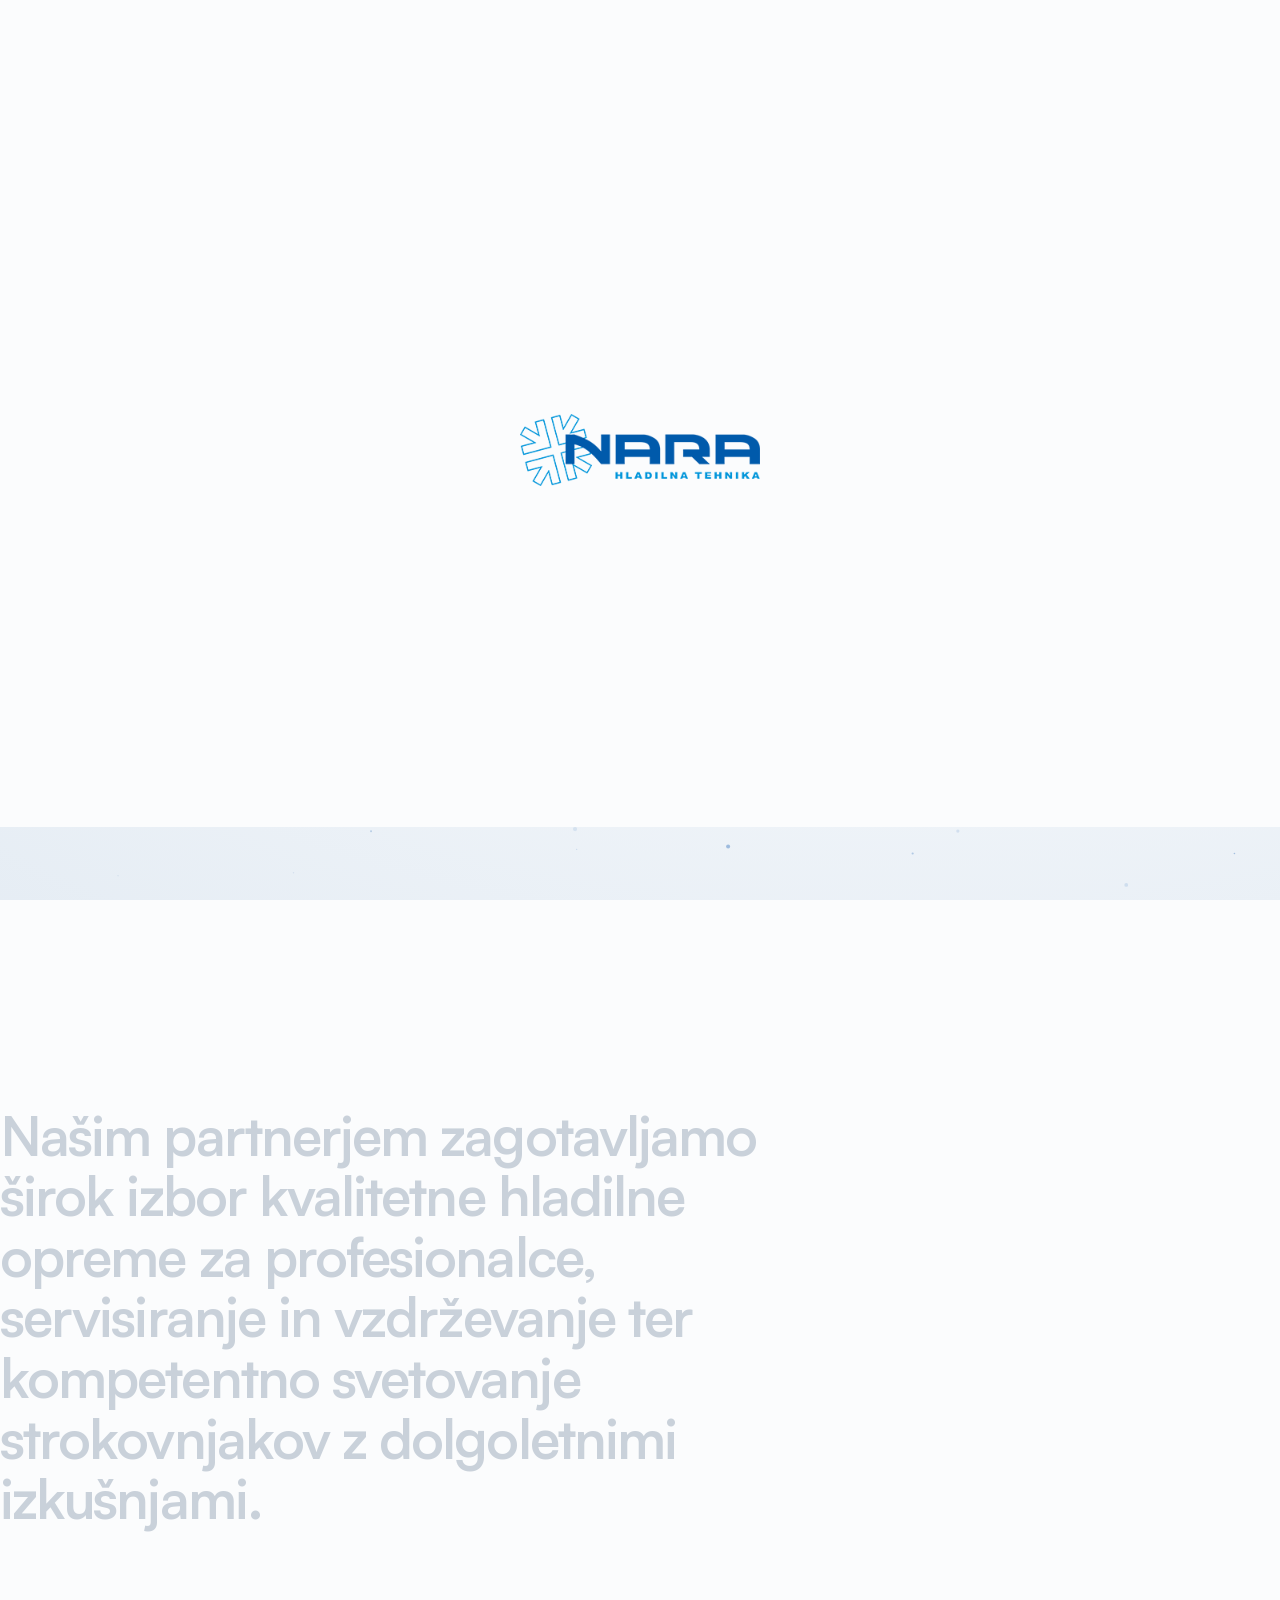
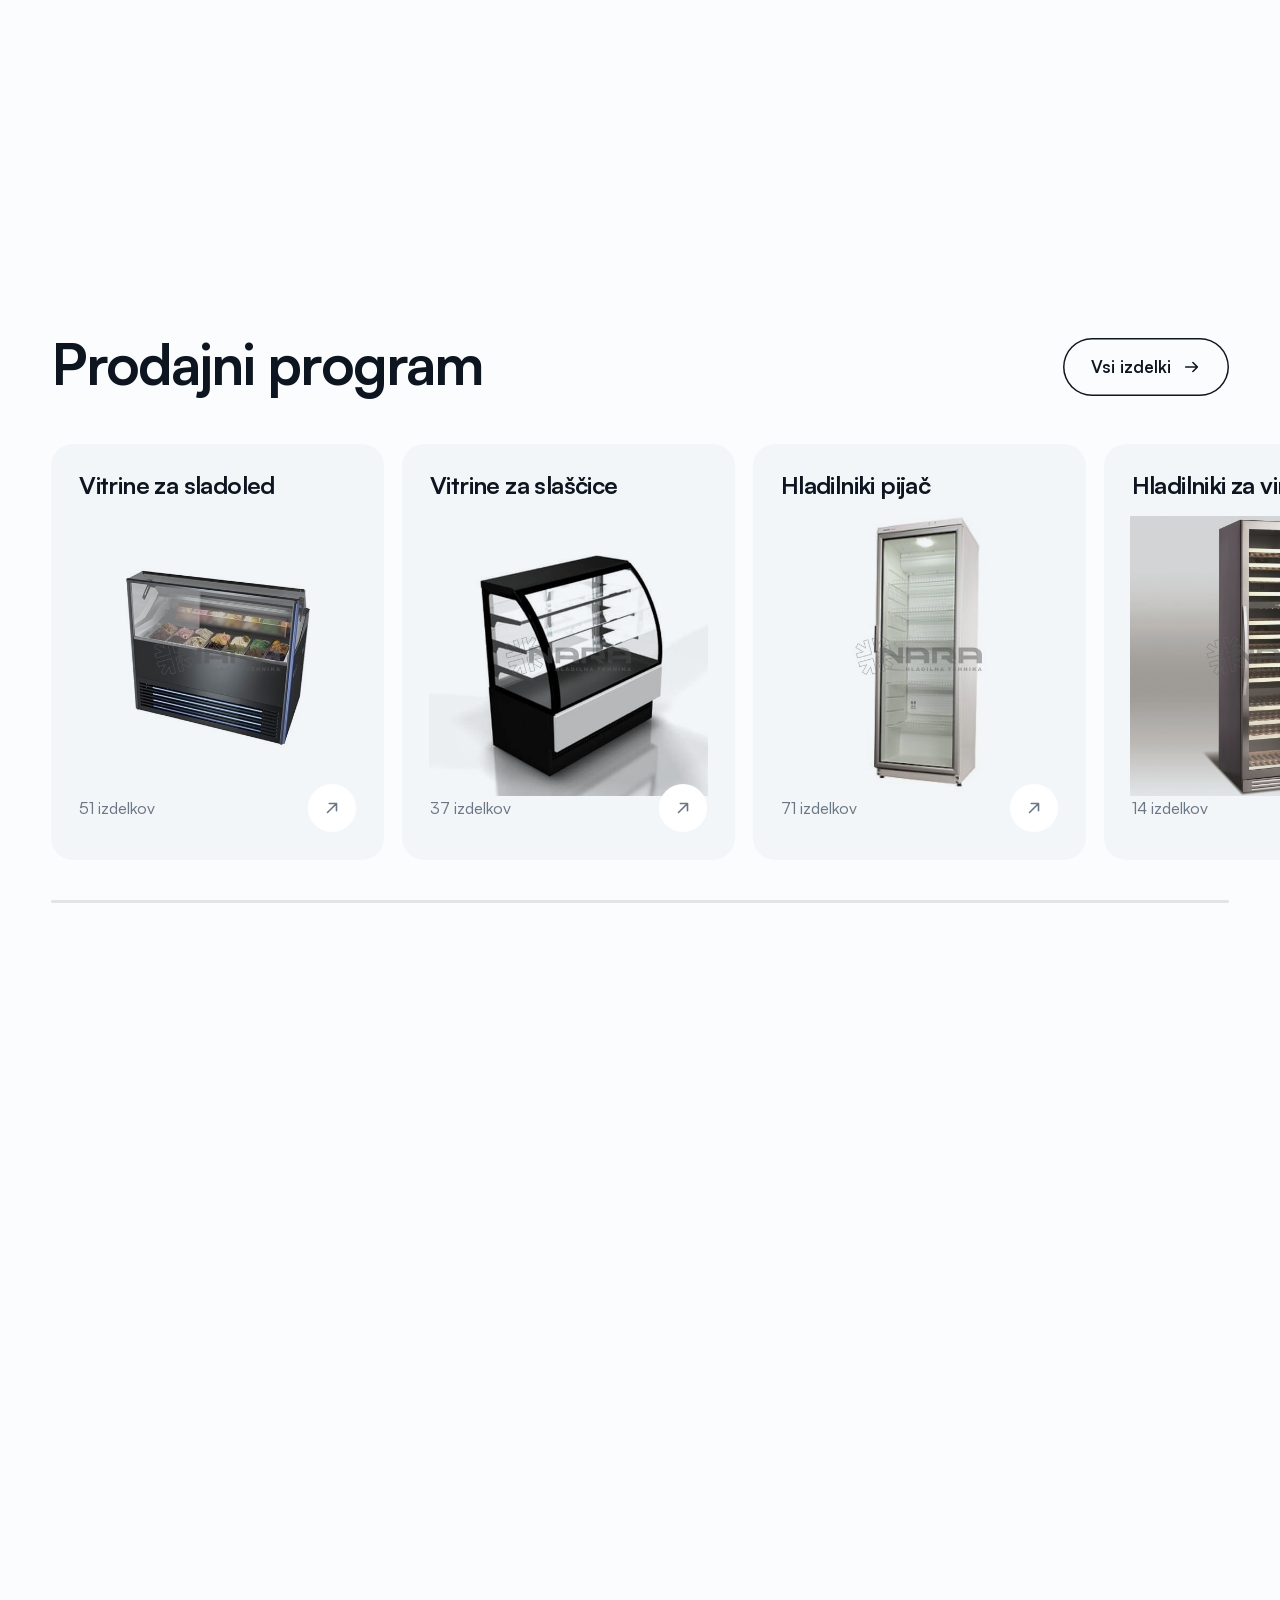
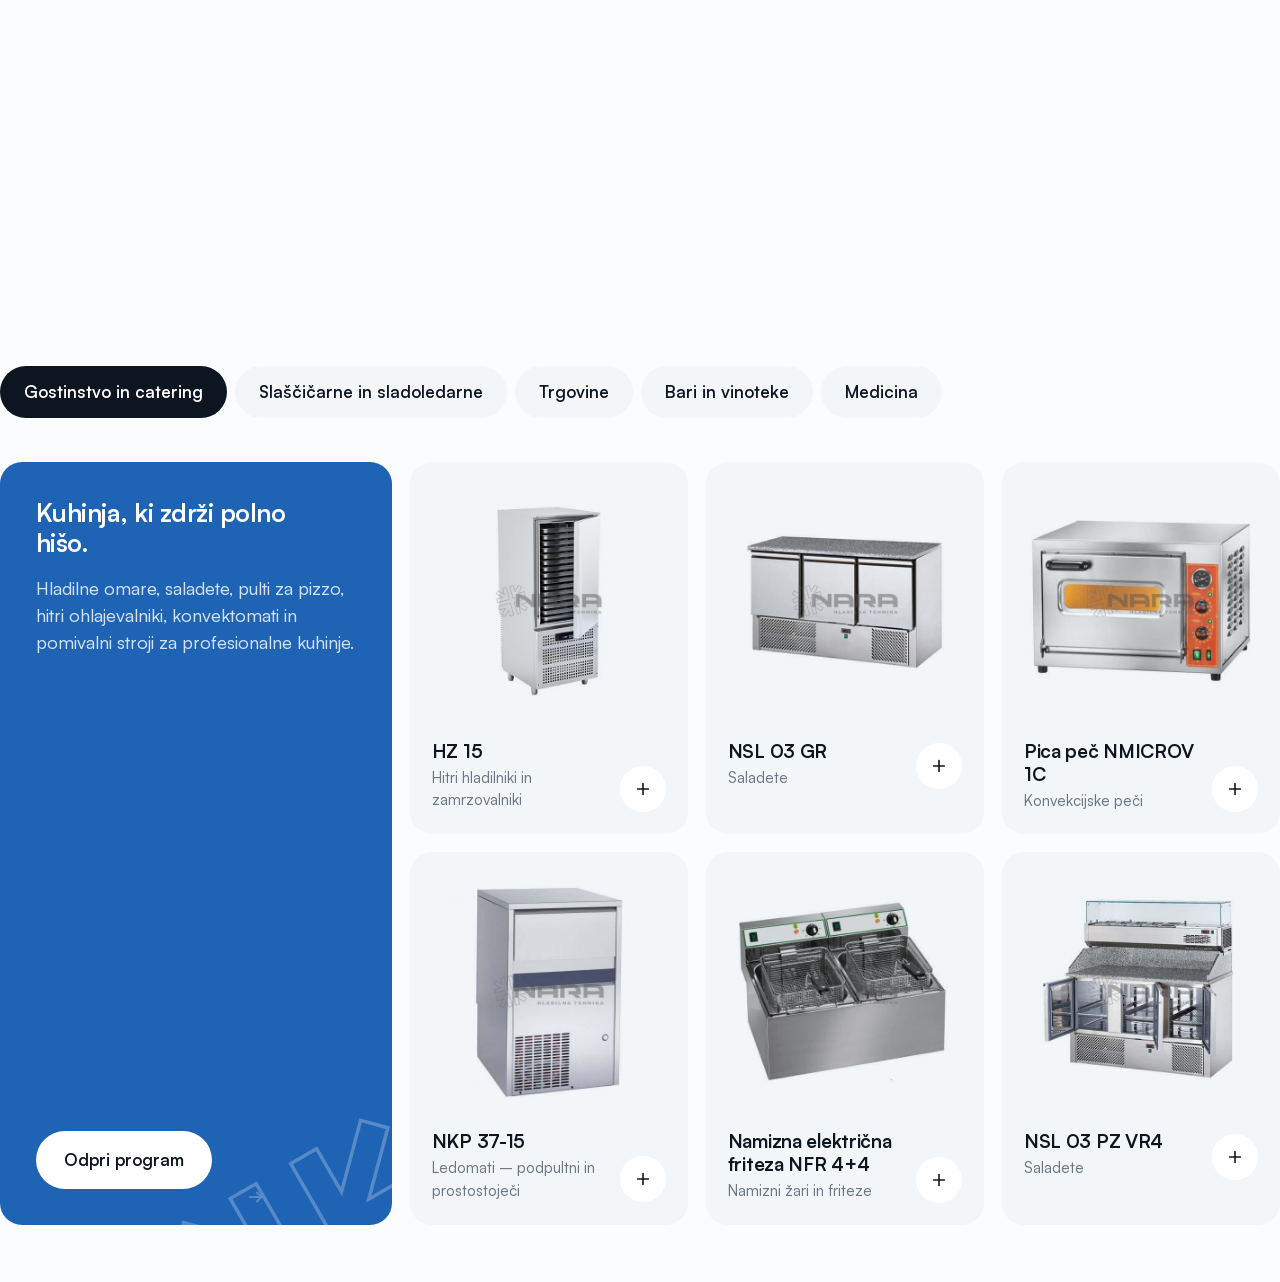
<file: index.html>
<!doctype html>
<html lang="sl" class="no-js">
<head>
<meta charset="utf-8">
<meta name="viewport" content="width=device-width,initial-scale=1">
<title>Nara hladilna tehnika · Hladilna in gostinska oprema</title>
<meta name="description" content="Profesionalna hladilna in gostinska oprema, projektiranje kuhinj in barov, servis in rezervni deli. Nara hladilna tehnika, Škofja Loka.">
<link rel="icon" href="assets/brand/cropped-nara-icon-old-270x270.png">
<link rel="preload" href="assets/fonts/Satoshi-Variable.woff2" as="font" type="font/woff2" crossorigin>
<link rel="stylesheet" href="assets/css/site.css">
</head>
<body data-page="domov">

<div class="loader" aria-hidden="true"><div class="lf"></div><img src="assets/brand/nara-logo.png" alt=""></div>

<main>
  <section class="hero">
    <canvas id="frost"></canvas>
    <div class="hero-flake-wrap"></div>
    <div class="wrap hero-grid">
      <div>
        <h1 class="h-display" id="heroTitle">Hladilna oprema za profesionalce.</h1>
        <p class="lead">Profesionalna hladilna in gostinska oprema za restavracije, lokale, trgovine, slaščičarne in medicino. Od načrta do servisa.</p>
        <div class="hero-actions">
          <a class="btn blue-b" href="produkti.html">Prodajni program <svg class="arr" viewBox="0 0 20 20" fill="none"><path d="M3 10h13m-5-5 5 5-5 5" stroke="currentColor" stroke-width="1.8" stroke-linecap="round" stroke-linejoin="round"/></svg></a>
          <a class="btn ghost" href="projektiranje.html">Projektiranje in dizajn</a>
        </div>
      </div>
      <div class="stage" id="stage">
        <div class="stage-disc"></div>
        <div class="stage-cap"><div><span class="muted" id="stageCat"></span><b id="stageName"></b></div><div class="stage-dots" id="stageDots"></div></div>
      </div>
    </div>
    <div class="wrap"><div class="hero-foot">
      <div><b><span data-count="20">20</span>+ let</b>izkušenj s hlajenjem</div>
      <div><b><span data-count="429">429</span> izdelkov</b>v prodajnem programu</div>
      <div><b>Servis</b>za lasten prodajni program</div>
      <div><b><span data-count="36">36</span> obrokov</b>za financiran nakup</div>
    </div></div>
  </section>

  <section class="statement wrap">
    <p id="statement">Našim partnerjem zagotavljamo širok izbor kvalitetne hladilne opreme za profesionalce, servisiranje in vzdrževanje ter kompetentno svetovanje strokovnjakov z dolgoletnimi izkušnjami.</p>
  </section>

  <section class="rail-sec" id="rail-sec">
    <div class="wrap rail-head">
      <h2 class="h2">Prodajni program</h2>
      <a class="btn ghost" href="produkti.html">Vsi izdelki <svg class="arr" viewBox="0 0 20 20" fill="none"><path d="M3 10h13m-5-5 5 5-5 5" stroke="currentColor" stroke-width="1.8" stroke-linecap="round" stroke-linejoin="round"/></svg></a>
    </div>
    <div class="wrap"><div class="rail" id="rail"></div><div class="rail-progress"><i id="railBar"></i></div></div>
  </section>

  <section class="sectors wrap">
    <h2 class="h2 rv">Oprema za vsak prostor,<br><span class="gray">kjer šteje temperatura.</span></h2>
    <div class="tabs" id="tabs" role="tablist"></div>
    <div class="sector-panel" id="sector"></div>
  </section>

  <section class="services">
    <div class="wrap">
      <h2 class="h2 rv">En partner od prve skice do zadnjega vijaka.</h2>
      <div class="svc-list" id="svcList">
        <a class="svc" href="projektiranje.html" data-img="assets/brand/projektiranje-dizajn-nova.png"><div class="t">Svetovanje in projektiranje</div><p>Oprema lokalov in izbor ustreznih hladilnih sistemov. Ogled, izmera, načrt in ponudba.</p><span class="go"><svg width="20" height="20" viewBox="0 0 20 20" fill="none"><path d="M3 10h13m-5-5 5 5-5 5" stroke="currentColor" stroke-width="1.8" stroke-linecap="round" stroke-linejoin="round"/></svg></span></a>
        <a class="svc" href="produkti.html" data-img="assets/img/nevo-120-0.jpg"><div class="t">Hladilna oprema</div><p>Za restavracije, gostinske lokale, kuhinje, trgovine ter shranjevanje in predelavo živil.</p><span class="go"><svg width="20" height="20" viewBox="0 0 20 20" fill="none"><path d="M3 10h13m-5-5 5 5-5 5" stroke="currentColor" stroke-width="1.8" stroke-linecap="round" stroke-linejoin="round"/></svg></span></a>
        <a class="svc" href="kontakt.html" data-img="assets/img/komora-test-2-0.jpg"><div class="t">Proizvodnja in rezervni deli</div><p>Sklopi hladilnih sistemov za raznovrstne aplikacije, deli za LTH izdelke, montaža hladilnih in zamrzovalnih komor.</p><span class="go"><svg width="20" height="20" viewBox="0 0 20 20" fill="none"><path d="M3 10h13m-5-5 5 5-5 5" stroke="currentColor" stroke-width="1.8" stroke-linecap="round" stroke-linejoin="round"/></svg></span></a>
        <a class="svc" href="servis.html" data-img="assets/img/hz-15-0.jpg"><div class="t">Servis</div><p>Za lasten prodajni program ter montaža hladilnic in hladilne opreme. Rezervni deli stalno na zalogi.</p><span class="go"><svg width="20" height="20" viewBox="0 0 20 20" fill="none"><path d="M3 10h13m-5-5 5 5-5 5" stroke="currentColor" stroke-width="1.8" stroke-linecap="round" stroke-linejoin="round"/></svg></span></a>
        <a class="svc" href="najem.html" data-img="assets/img/brina-50-0.jpg"><div class="t">Najem in financiran nakup</div><p>Najem hladilne opreme za snemanje, oglaševanje, prireditve, zabave in piknike. Nakup na 36 obrokov.</p><span class="go"><svg width="20" height="20" viewBox="0 0 20 20" fill="none"><path d="M3 10h13m-5-5 5 5-5 5" stroke="currentColor" stroke-width="1.8" stroke-linecap="round" stroke-linejoin="round"/></svg></span></a>
      </div>
    </div>
    <div class="bigflake-wrap"></div>
  </section>
  <div class="svc-float" id="svcFloat"></div>

  <section class="plan wrap" id="plan">
    <div class="plan-img"><img src="assets/brand/projektiranje-dizajn-nova.png" alt="Načrt postavitve gostinske kuhinje" id="planImg"><span class="scan" id="planScan"></span></div>
    <div>
      <h2 class="h2">Kuhinjo najprej narišemo.<br><span class="gray">Potem jo opremimo.</span></h2>
      <p class="lead" style="margin-top:28px;color:#3b4652">Celovita storitev pri opremi gostinskih objektov. Od izmer in načrtovanja opreme do postavitve risb v 2D tehnologiji.</p>
      <div class="steps" id="steps">
        <div class="step"><span class="dot">1</span><div class="t">Ogled in izmera na lokaciji</div></div>
        <div class="step"><span class="dot">2</span><div class="t">Svetovanje glede optimalne postavitve opreme</div></div>
        <div class="step"><span class="dot">3</span><div class="t">Priprava načrta</div></div>
        <div class="step"><span class="dot">4</span><div class="t">Usklajevanje načrta po vaših željah</div></div>
        <div class="step"><span class="dot">5</span><div class="t">Priprava ponudbe</div></div>
        <div class="step"><span class="dot">6</span><div class="t">Dobava in montaža opreme</div></div>
      </div>
      <div class="haccp">Vsak projekt usklajujemo tako, da doseže najvišjo možno funkcionalnost in standarde H.A.C.C.P.</div>
      <div class="hero-actions"><a class="btn" href="projektiranje.html">Več o projektiranju <svg class="arr" viewBox="0 0 20 20" fill="none"><path d="M3 10h13m-5-5 5 5-5 5" stroke="currentColor" stroke-width="1.8" stroke-linecap="round" stroke-linejoin="round"/></svg></a></div>
    </div>
  </section>

  <section class="stats wrap">
    <div class="stat rv"><b><span data-count="20">20</span><small>+</small></b><p>let izkušenj na področju hlajenja</p></div>
    <div class="stat rv"><b><span data-count="19">19</span></b><p>programov, od vitrin za sladoled do medicinskih zamrzovalnikov</p></div>
    <div class="stat rv"><b><span data-count="429">429</span></b><p>izdelkov za gostinstvo, trgovino in medicino</p></div>
    <div class="stat dark rv"><b>1</b><p>partner za svetovanje, opremo, montažo in servis</p></div>
  </section>

  <section class="rent wrap">
    <a class="rent-card a rv" href="najem.html">
      <h2 class="h2">Najem za dogodke.</h2>
      <div class="im"><img src="assets/img/brina-50-0.jpg" alt="Odprti hladilnik pijač BRINA 50"></div>
      <div><p>Hladilna oprema za snemanje, oglaševanje, prireditve, zabave in piknike.</p><span class="btn light" style="margin-top:24px">Najem opreme <svg class="arr" viewBox="0 0 20 20" fill="none"><path d="M3 10h13m-5-5 5 5-5 5" stroke="currentColor" stroke-width="1.8" stroke-linecap="round" stroke-linejoin="round"/></svg></span></div>
    </a>
    <a class="rent-card b rv" href="najem.html#obroki">
      <div class="big36">36</div>
      <div><h2 class="h3">obrokov za nakup opreme</h2><p style="margin-top:12px">Opremite lokal zdaj in plačujte postopoma.</p><span class="btn blue-b" style="margin-top:24px">Financiran nakup <svg class="arr" viewBox="0 0 20 20" fill="none"><path d="M3 10h13m-5-5 5 5-5 5" stroke="currentColor" stroke-width="1.8" stroke-linecap="round" stroke-linejoin="round"/></svg></span></div>
    </a>
  </section>

  <section class="wrap">
    <div class="svc-band rv">
      <div>
        <h2 class="h2">Ko se pokvari,<br><span class="blue">smo hitro tam.</span></h2>
        <p class="lead" style="margin-top:24px;color:#3b4652;max-width:34ch">Strokovno usposobljena ekipa v najkrajšem času poskrbi za najboljšo rešitev.</p>
        <div class="hero-actions"><a class="btn" href="servis.html">Naročilo servisa <svg class="arr" viewBox="0 0 20 20" fill="none"><path d="M3 10h13m-5-5 5 5-5 5" stroke="currentColor" stroke-width="1.8" stroke-linecap="round" stroke-linejoin="round"/></svg></a></div>
      </div>
      <ul>
        <li><b>20 let izkušenj</b><span>Servis za lasten prodajni program, montaža hladilnic in hladilne opreme.</span></li>
        <li><b>Kakovostne rešitve</b><span>Strokovno usposobljeno podjetje, ki težavo reši v najkrajšem času.</span></li>
        <li><b>Stalna zaloga rezervnih delov</b><span>Čas popravila je zato vselej minimalen.</span></li>
      </ul>
    </div>
  </section>
</main>

<script src="assets/vendor/gsap.min.js"></script>
<script src="assets/vendor/ScrollTrigger.min.js"></script>
<script src="assets/vendor/lenis.min.js"></script>
<script src="assets/js/data.js"></script>
<script src="assets/js/site.js"></script>
<script src="assets/js/home.js"></script>
</body>
</html>
</file>
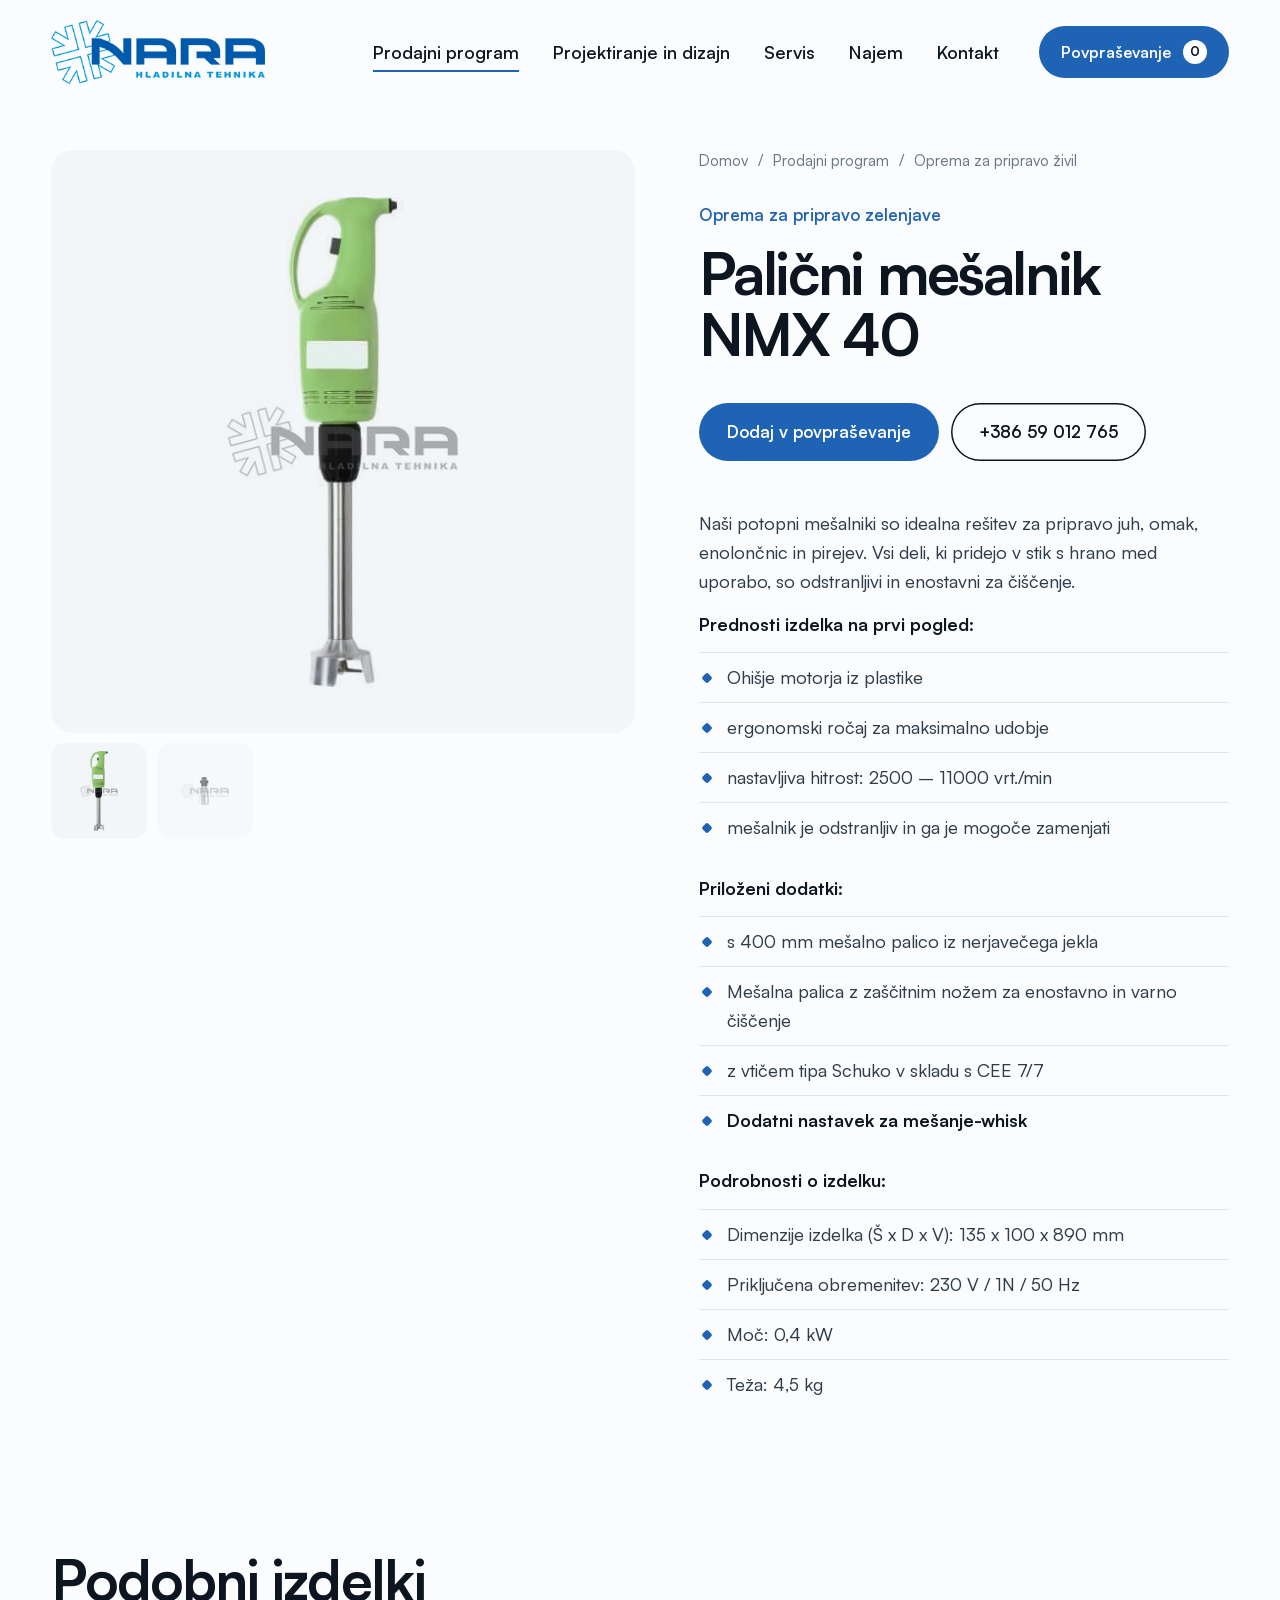
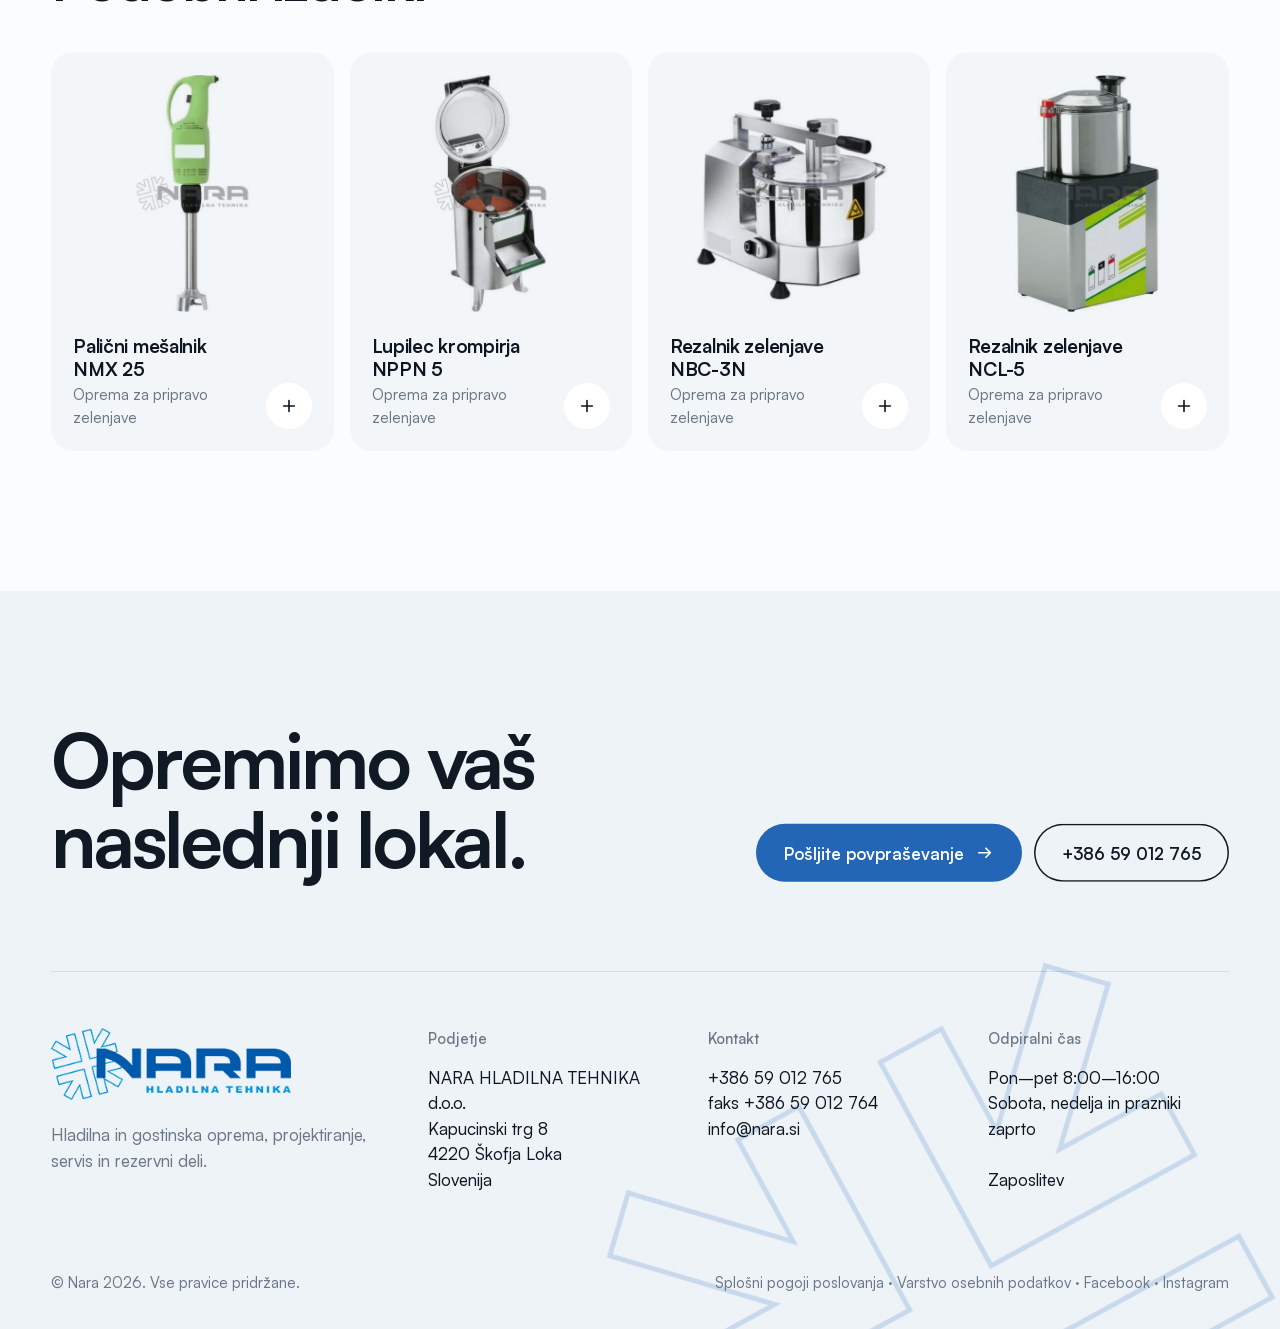
<file: izdelek.html>
<!doctype html>
<html lang="sl" class="no-js">
<head>
<meta charset="utf-8">
<meta name="viewport" content="width=device-width,initial-scale=1">
<title>Izdelek · Nara</title>
<meta name="description" content="Izdelek iz prodajnega programa Nara.">
<link rel="icon" href="assets/brand/cropped-nara-icon-old-270x270.png">
<link rel="preload" href="assets/fonts/Satoshi-Variable.woff2" as="font" type="font/woff2" crossorigin>
<link rel="stylesheet" href="assets/css/site.css">
</head>
<body data-page="produkti">
<main>
<section class="wrap prod" id="prod"></section>
<section class="wrap related"><h2 class="h2" style="margin-bottom:40px">Podobni izdelki</h2><div class="cat-grid" id="relGrid"></div></section>
</main>
<script src="assets/vendor/gsap.min.js"></script>
<script src="assets/vendor/ScrollTrigger.min.js"></script>
<script src="assets/vendor/lenis.min.js"></script>
<script src="assets/js/data.js"></script>
<script src="assets/js/site.js"></script>
<script src="assets/js/pages.js"></script>
</body>
</html>
</file>
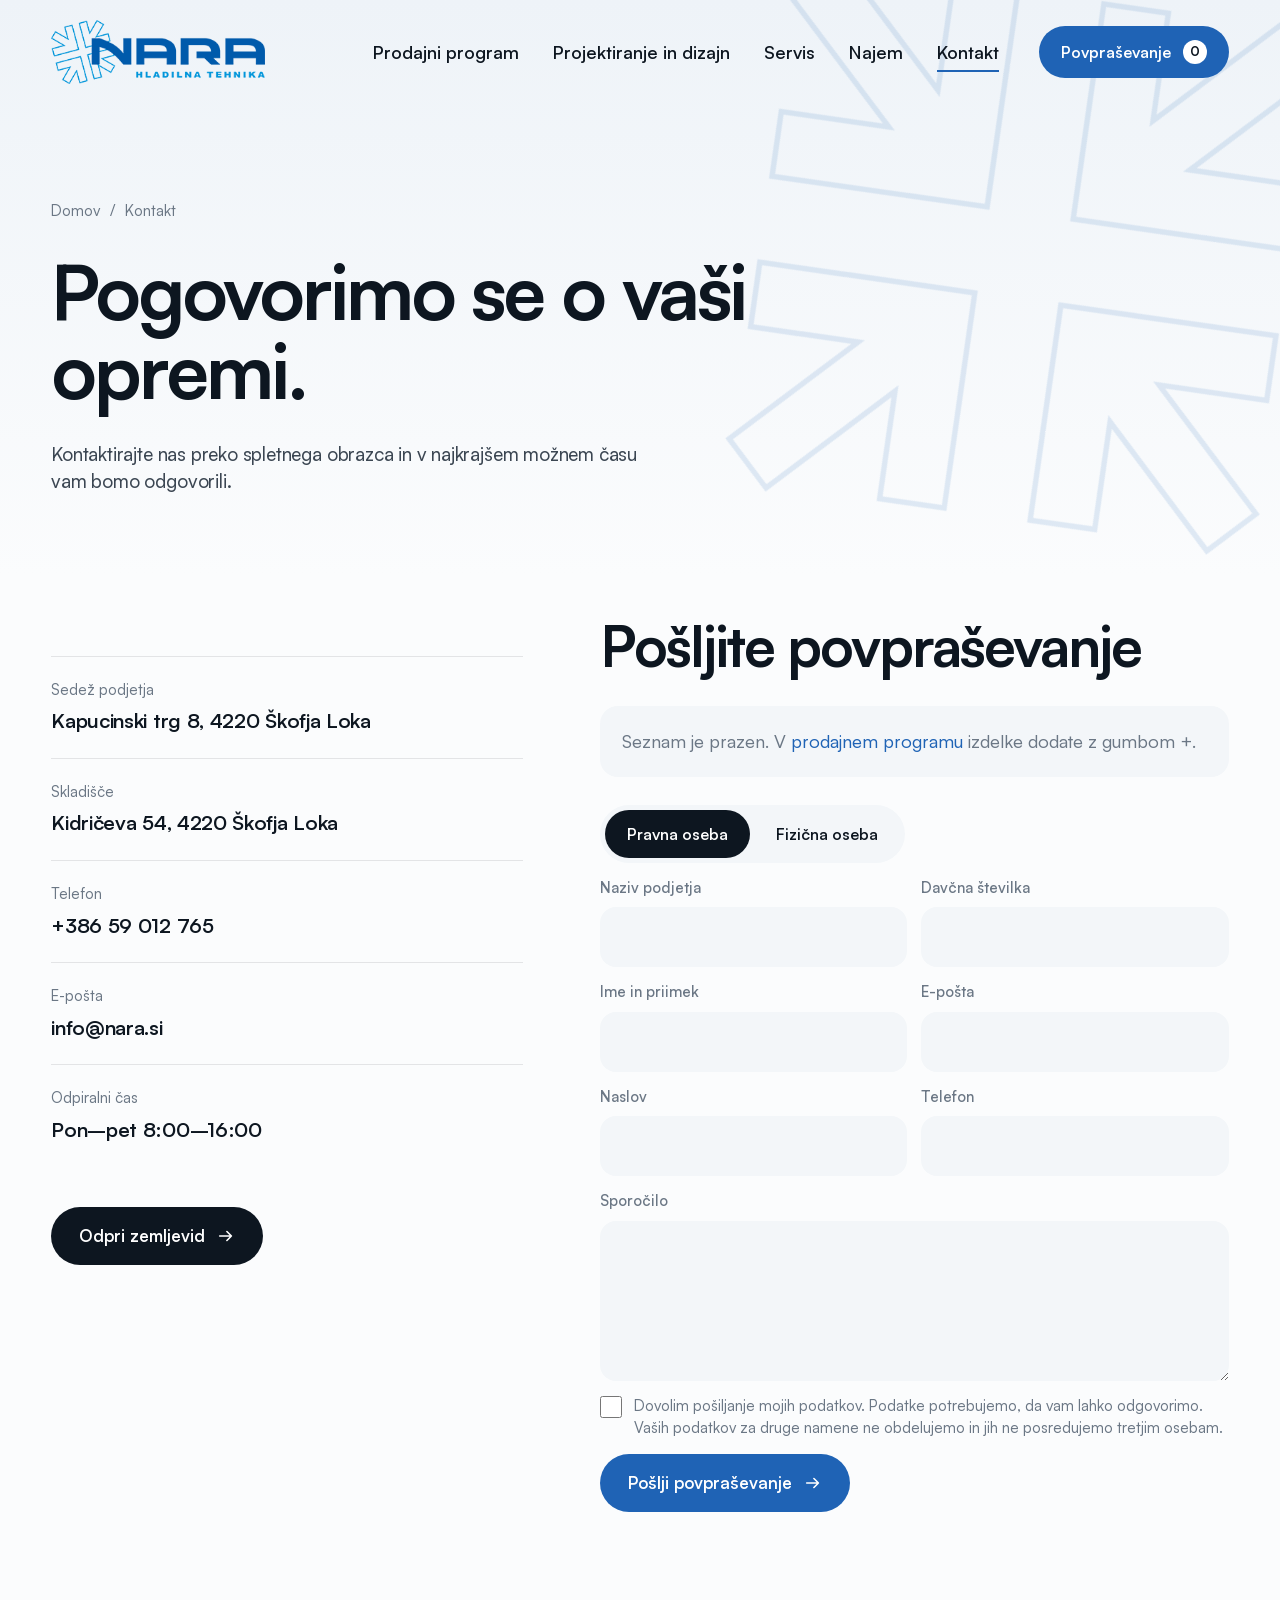
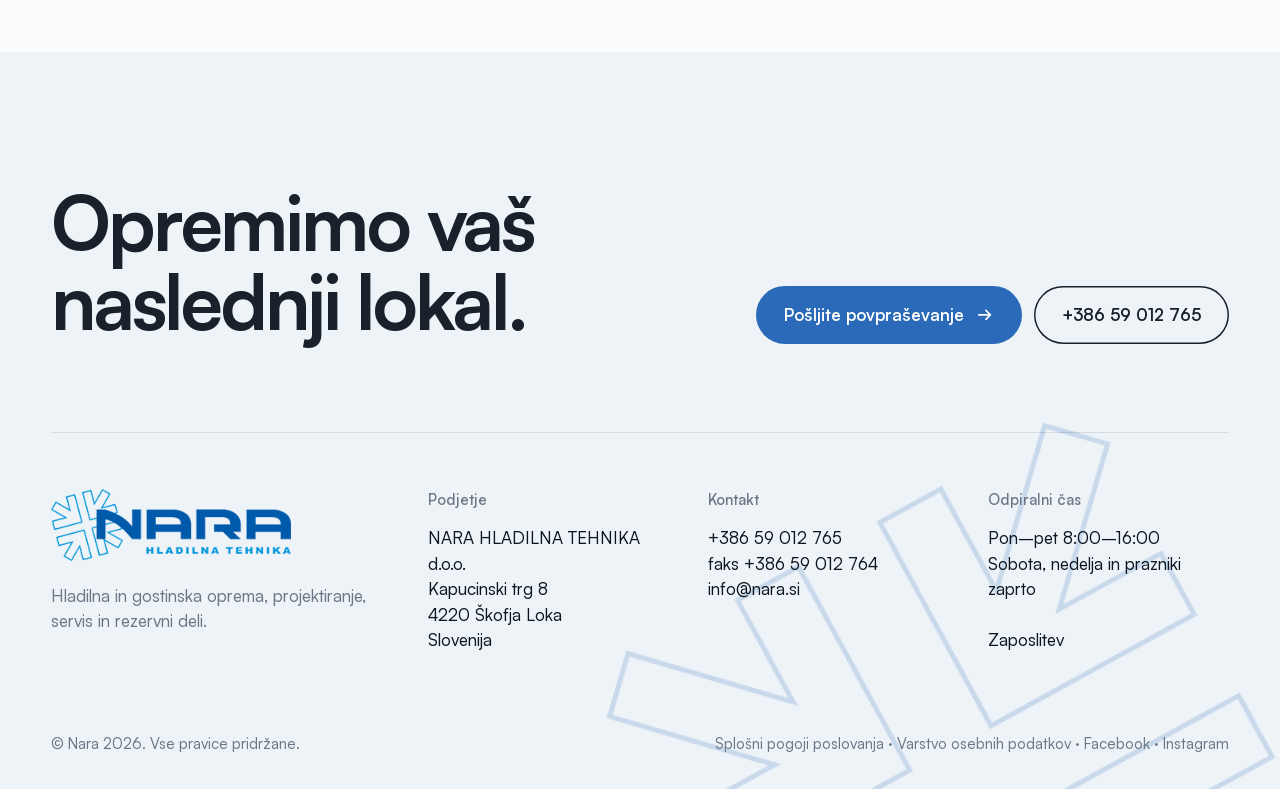
<file: kontakt.html>
<!doctype html>
<html lang="sl" class="no-js">
<head>
<meta charset="utf-8">
<meta name="viewport" content="width=device-width,initial-scale=1">
<title>Kontakt · Nara</title>
<meta name="description" content="Kontakt in povpraševanje, Nara hladilna tehnika, Škofja Loka.">
<link rel="icon" href="assets/brand/cropped-nara-icon-old-270x270.png">
<link rel="preload" href="assets/fonts/Satoshi-Variable.woff2" as="font" type="font/woff2" crossorigin>
<link rel="stylesheet" href="assets/css/site.css">
</head>
<body data-page="kontakt">
<main>
<section class="page-hero"><div class="bgflake-wrap"></div><div class="wrap" style="position:relative">
<div class="crumbs"><a href="index.html">Domov</a>/<span>Kontakt</span></div>
<h1 class="h1">Pogovorimo se o vaši opremi.</h1><p class="lead">Kontaktirajte nas preko spletnega obrazca in v najkrajšem možnem času vam bomo odgovorili.</p></div></section><section class="wrap form-wrap" id="povprasevanje" style="padding-top:40px"><div><div class="info-list">
<div><span>Sedež podjetja</span><b>Kapucinski trg 8, 4220 Škofja Loka</b></div>
<div><span>Skladišče</span><b>Kidričeva 54, 4220 Škofja Loka</b></div>
<div><span>Telefon</span><b><a href="tel:+38659012765">+386 59 012 765</a></b></div>
<div><span>E-pošta</span><b><a href="mailto:info@nara.si">info@nara.si</a></b></div>
<div><span>Odpiralni čas</span><b>Pon–pet 8:00–16:00</b></div></div>
<div class="hero-actions"><a class="btn" href="https://maps.google.com/?q=Kapucinski+trg+8,+4220+Škofja+Loka" target="_blank" rel="noopener">Odpri zemljevid <svg class="arr" viewBox="0 0 20 20" fill="none"><path d="M3 10h13m-5-5 5 5-5 5" stroke="currentColor" stroke-width="1.8" stroke-linecap="round" stroke-linejoin="round"/></svg></a></div></div>
<div><h2 class="h2" style="margin-bottom:28px">Pošljite povpraševanje</h2><div class="qlist" id="qlist"></div>
<form class="form" id="inqForm" novalidate><div class="full"><div class="seg"><button type="button" class="on" data-v="pravna">Pravna oseba</button><button type="button" data-v="fizicna">Fizična oseba</button></div></div>
<div class="field" data-legal><label>Naziv podjetja</label><input name="podjetje"></div>
<div class="field" data-legal><label>Davčna številka</label><input name="ddv"></div><div class="field"><label>Ime in priimek</label><input name="ime" type="text" required></div><div class="field"><label>E-pošta</label><input name="email" type="email" required></div><div class="field"><label>Naslov</label><input name="naslov" type="text"></div><div class="field"><label>Telefon</label><input name="tel" type="tel" required></div>
<div class="field full"><label>Sporočilo</label><textarea id="msg" name="sporocilo"></textarea></div><label class="check full"><input type="checkbox" required> Dovolim pošiljanje mojih podatkov. Podatke potrebujemo, da vam lahko odgovorimo. Vaših podatkov za druge namene ne obdelujemo in jih ne posredujemo tretjim osebam.</label><div class="full"><button class="btn blue-b" type="submit">Pošlji povpraševanje <svg class="arr" viewBox="0 0 20 20" fill="none"><path d="M3 10h13m-5-5 5 5-5 5" stroke="currentColor" stroke-width="1.8" stroke-linecap="round" stroke-linejoin="round"/></svg></button></div></form>
<div class="sent"><b>Hvala, povpraševanje smo prejeli.</b><br>Ponudbo vam pošljemo v najkrajšem možnem času.</div></div></section>
</main>
<script src="assets/vendor/gsap.min.js"></script>
<script src="assets/vendor/ScrollTrigger.min.js"></script>
<script src="assets/vendor/lenis.min.js"></script>
<script src="assets/js/data.js"></script>
<script src="assets/js/site.js"></script>
<script src="assets/js/pages.js"></script>
</body>
</html>
</file>
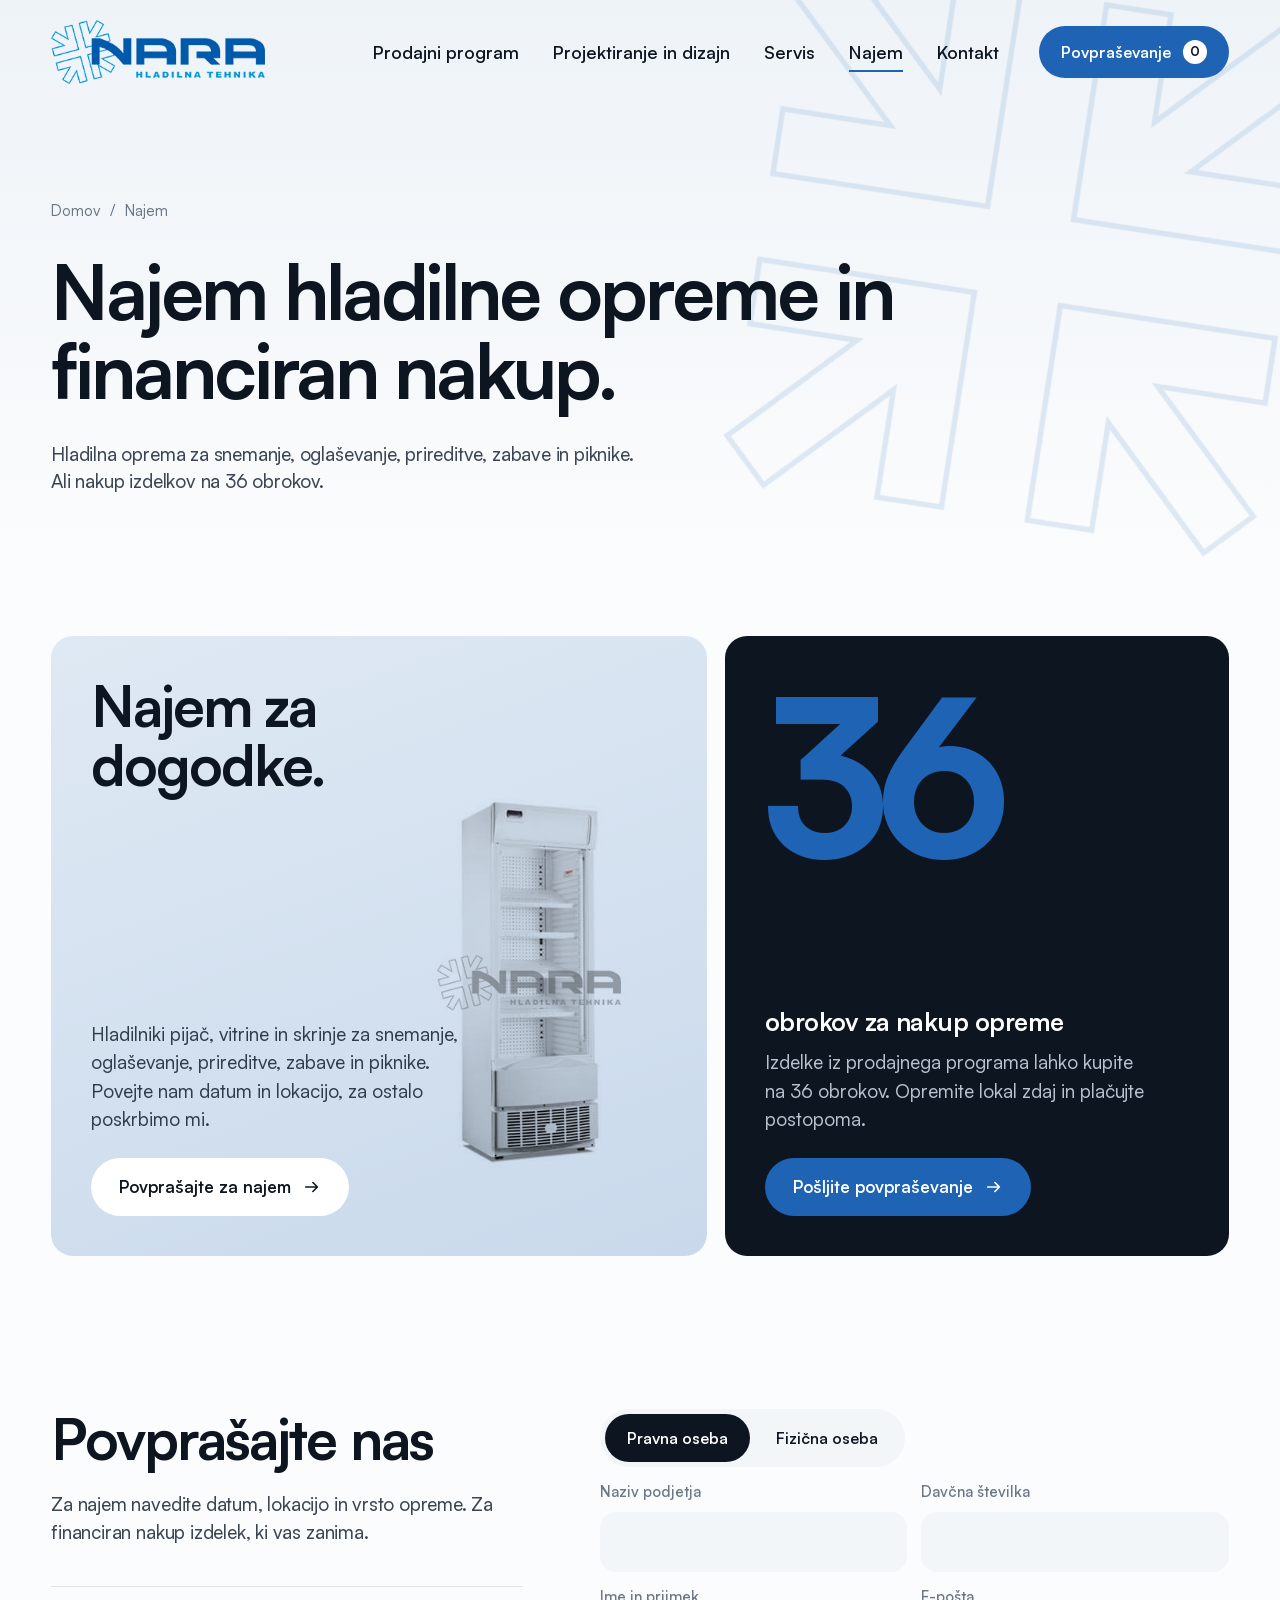
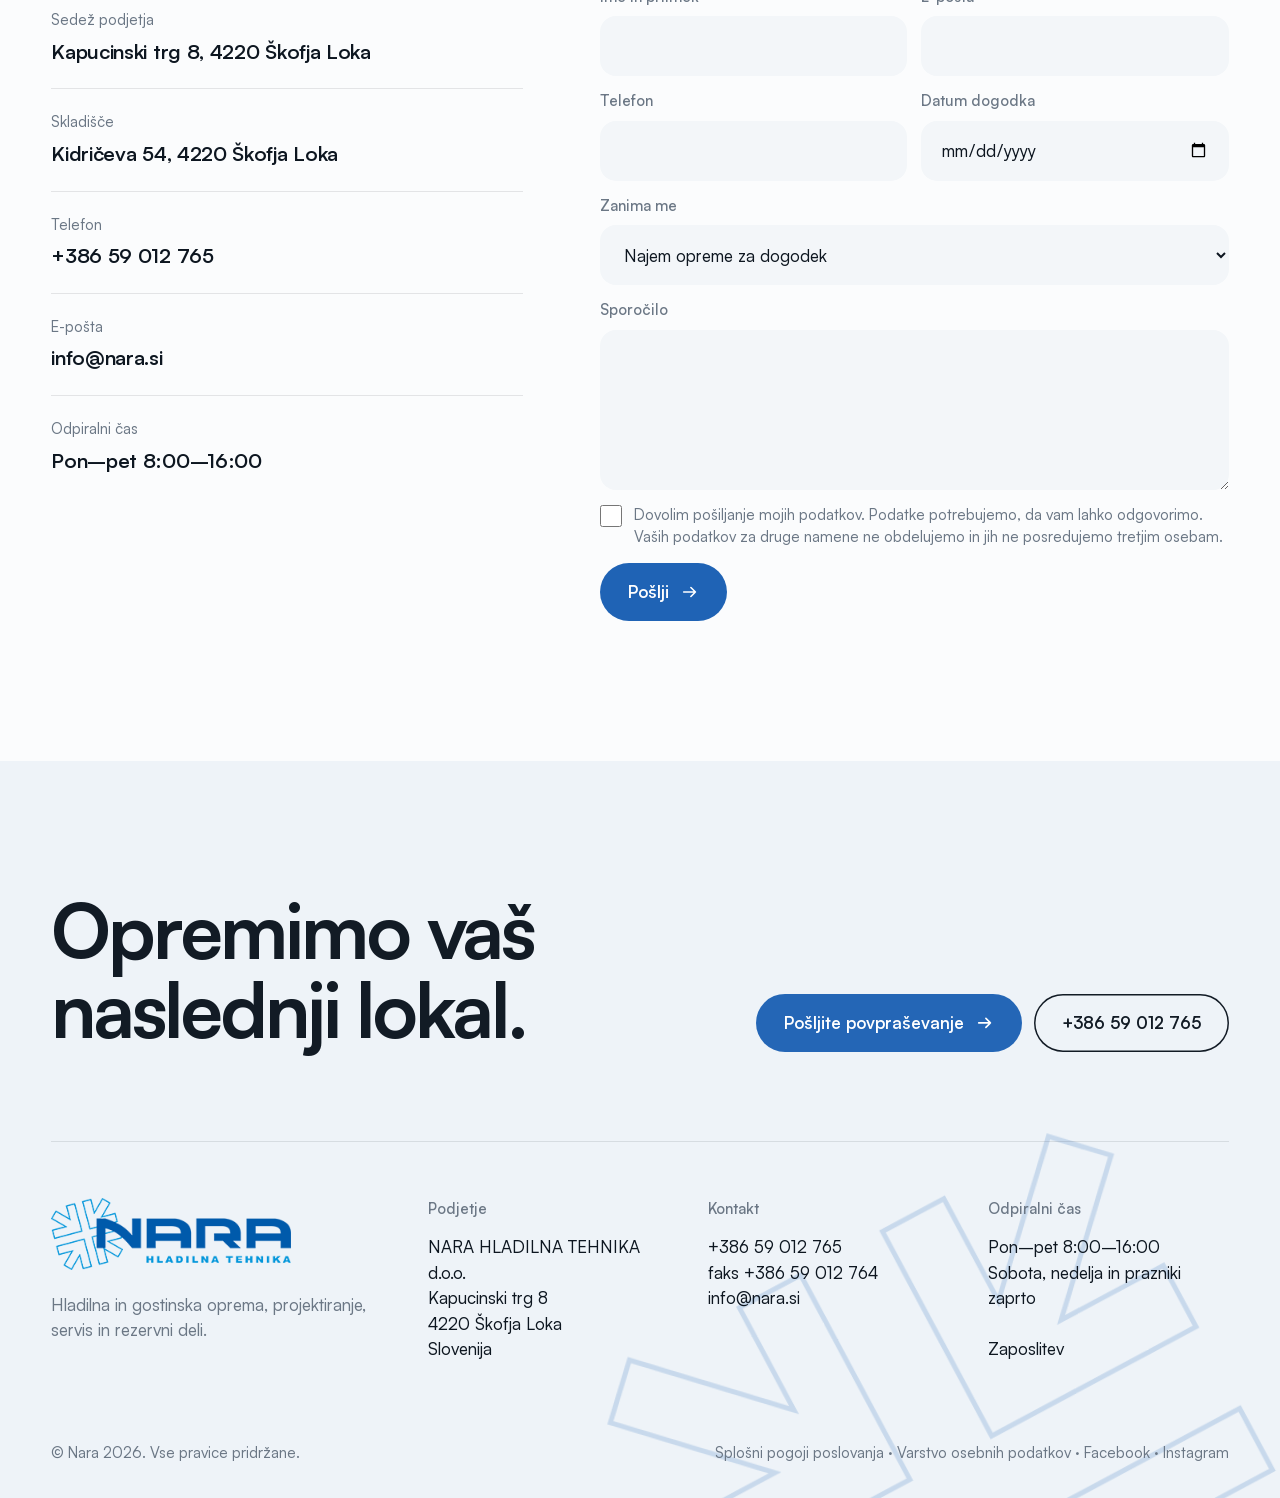
<file: najem.html>
<!doctype html>
<html lang="sl" class="no-js">
<head>
<meta charset="utf-8">
<meta name="viewport" content="width=device-width,initial-scale=1">
<title>Najem in financiran nakup · Nara</title>
<meta name="description" content="Najem hladilne opreme za dogodke in nakup opreme na 36 obrokov.">
<link rel="icon" href="assets/brand/cropped-nara-icon-old-270x270.png">
<link rel="preload" href="assets/fonts/Satoshi-Variable.woff2" as="font" type="font/woff2" crossorigin>
<link rel="stylesheet" href="assets/css/site.css">
</head>
<body data-page="najem">
<main>
<section class="page-hero"><div class="bgflake-wrap"></div><div class="wrap" style="position:relative">
<div class="crumbs"><a href="index.html">Domov</a>/<span>Najem</span></div>
<h1 class="h1">Najem hladilne opreme in financiran nakup.</h1><p class="lead">Hladilna oprema za snemanje, oglaševanje, prireditve, zabave in piknike. Ali nakup izdelkov na 36 obrokov.</p></div></section><section class="rent wrap" style="padding-top:60px">
<div class="rent-card a"><h2 class="h2">Najem za dogodke.</h2><div class="im"><img src="assets/img/brina-50-0.jpg" alt="Odprti hladilnik pijač BRINA 50"></div>
<div><p>Hladilniki pijač, vitrine in skrinje za snemanje, oglaševanje, prireditve, zabave in piknike. Povejte nam datum in lokacijo, za ostalo poskrbimo mi.</p><a class="btn light" style="margin-top:24px" href="#povprasaj">Povprašajte za najem <svg class="arr" viewBox="0 0 20 20" fill="none"><path d="M3 10h13m-5-5 5 5-5 5" stroke="currentColor" stroke-width="1.8" stroke-linecap="round" stroke-linejoin="round"/></svg></a></div></div>
<div class="rent-card b" id="obroki"><div class="big36">36</div><div><h2 class="h3">obrokov za nakup opreme</h2><p style="margin-top:12px">Izdelke iz prodajnega programa lahko kupite na 36 obrokov. Opremite lokal zdaj in plačujte postopoma.</p><a class="btn blue-b" style="margin-top:24px" href="#povprasaj">Pošljite povpraševanje <svg class="arr" viewBox="0 0 20 20" fill="none"><path d="M3 10h13m-5-5 5 5-5 5" stroke="currentColor" stroke-width="1.8" stroke-linecap="round" stroke-linejoin="round"/></svg></a></div></div></section>
<section class="wrap form-wrap" id="povprasaj"><div><h2 class="h2">Povprašajte nas</h2><p class="lead" style="margin-top:20px;color:#3b4652">Za najem navedite datum, lokacijo in vrsto opreme. Za financiran nakup izdelek, ki vas zanima.</p><div class="info-list">
<div><span>Sedež podjetja</span><b>Kapucinski trg 8, 4220 Škofja Loka</b></div>
<div><span>Skladišče</span><b>Kidričeva 54, 4220 Škofja Loka</b></div>
<div><span>Telefon</span><b><a href="tel:+38659012765">+386 59 012 765</a></b></div>
<div><span>E-pošta</span><b><a href="mailto:info@nara.si">info@nara.si</a></b></div>
<div><span>Odpiralni čas</span><b>Pon–pet 8:00–16:00</b></div></div></div>
<div><form class="form" novalidate><div class="full"><div class="seg"><button type="button" class="on" data-v="pravna">Pravna oseba</button><button type="button" data-v="fizicna">Fizična oseba</button></div></div>
<div class="field" data-legal><label>Naziv podjetja</label><input name="podjetje"></div>
<div class="field" data-legal><label>Davčna številka</label><input name="ddv"></div><div class="field"><label>Ime in priimek</label><input name="ime" type="text" required></div><div class="field"><label>E-pošta</label><input name="email" type="email" required></div><div class="field"><label>Telefon</label><input name="tel" type="tel" required></div><div class="field"><label>Datum dogodka</label><input name="datum" type="date"></div>
<div class="field full"><label>Zanima me</label><select><option>Najem opreme za dogodek</option><option>Nakup na 36 obrokov</option></select></div>
<div class="field full"><label>Sporočilo</label><textarea></textarea></div><label class="check full"><input type="checkbox" required> Dovolim pošiljanje mojih podatkov. Podatke potrebujemo, da vam lahko odgovorimo. Vaših podatkov za druge namene ne obdelujemo in jih ne posredujemo tretjim osebam.</label><div class="full"><button class="btn blue-b" type="submit">Pošlji <svg class="arr" viewBox="0 0 20 20" fill="none"><path d="M3 10h13m-5-5 5 5-5 5" stroke="currentColor" stroke-width="1.8" stroke-linecap="round" stroke-linejoin="round"/></svg></button></div></form>
<div class="sent"><b>Hvala, sporočilo smo prejeli.</b><br>Odgovorili vam bomo v najkrajšem možnem času.</div></div></section>
</main>
<script src="assets/vendor/gsap.min.js"></script>
<script src="assets/vendor/ScrollTrigger.min.js"></script>
<script src="assets/vendor/lenis.min.js"></script>
<script src="assets/js/data.js"></script>
<script src="assets/js/site.js"></script>
<script src="assets/js/pages.js"></script>
</body>
</html>
</file>
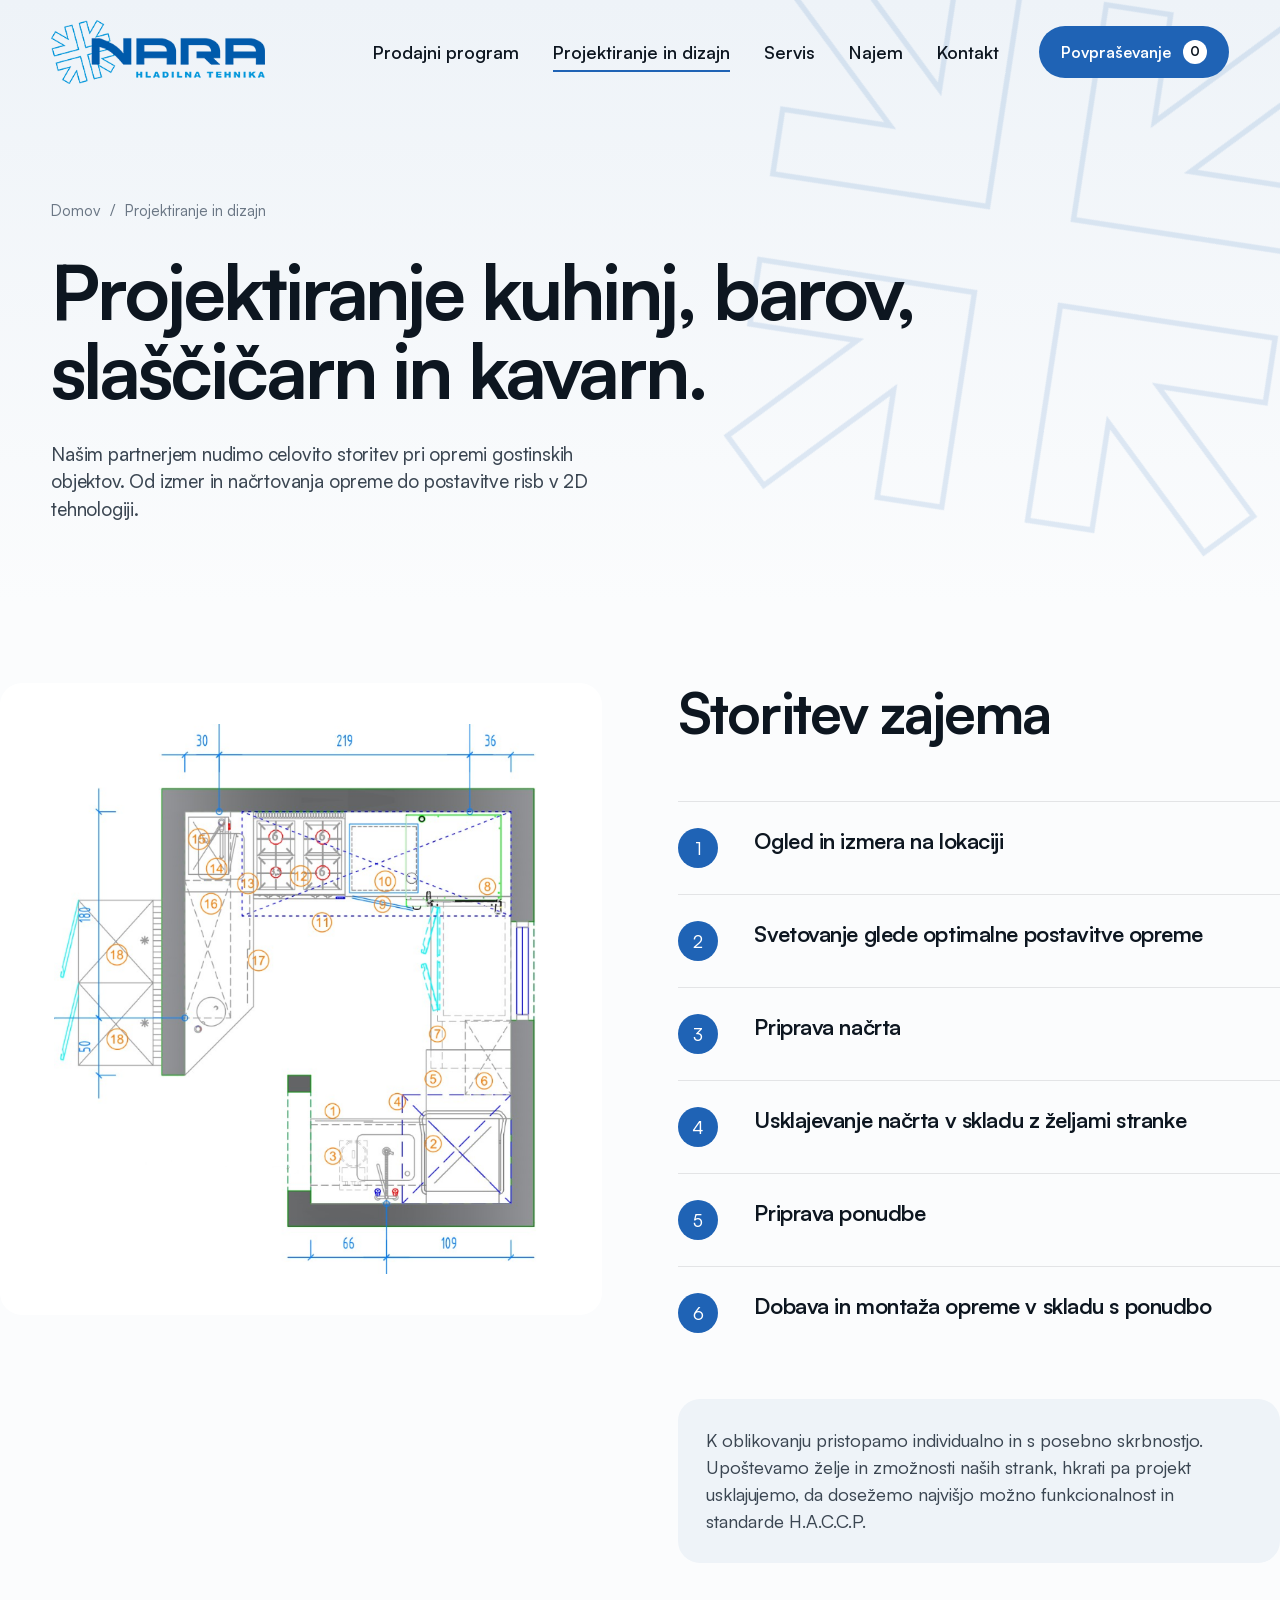
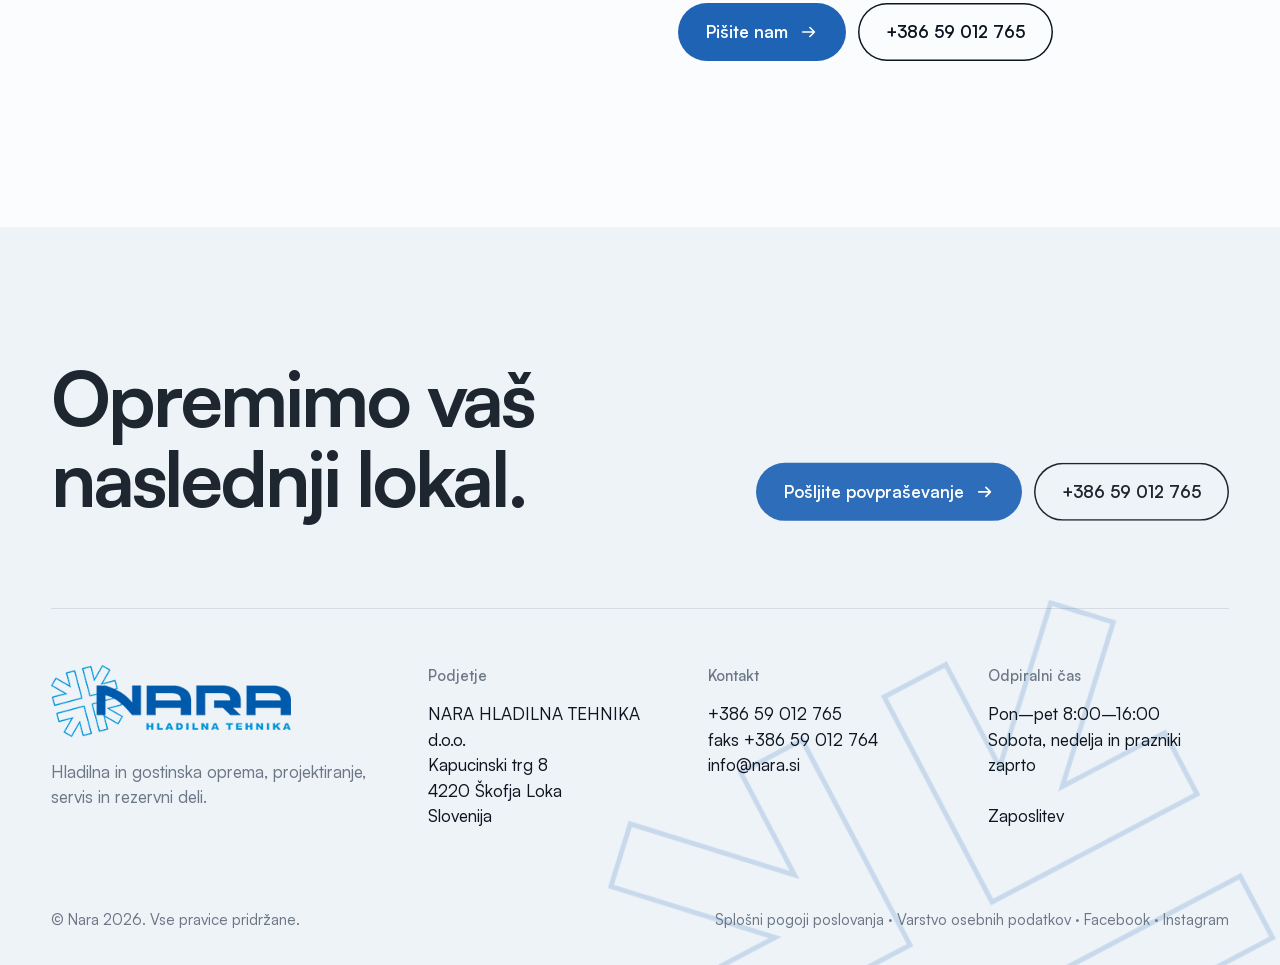
<file: projektiranje.html>
<!doctype html>
<html lang="sl" class="no-js">
<head>
<meta charset="utf-8">
<meta name="viewport" content="width=device-width,initial-scale=1">
<title>Projektiranje in dizajn · Nara</title>
<meta name="description" content="Projektiranje in dizajn profesionalnih kuhinj, barov, slaščičarn in kavarn.">
<link rel="icon" href="assets/brand/cropped-nara-icon-old-270x270.png">
<link rel="preload" href="assets/fonts/Satoshi-Variable.woff2" as="font" type="font/woff2" crossorigin>
<link rel="stylesheet" href="assets/css/site.css">
</head>
<body data-page="projektiranje">
<main>
<section class="page-hero"><div class="bgflake-wrap"></div><div class="wrap" style="position:relative">
<div class="crumbs"><a href="index.html">Domov</a>/<span>Projektiranje in dizajn</span></div>
<h1 class="h1">Projektiranje kuhinj, barov, slaščičarn in kavarn.</h1><p class="lead">Našim partnerjem nudimo celovito storitev pri opremi gostinskih objektov. Od izmer in načrtovanja opreme do postavitve risb v 2D tehnologiji.</p></div></section><section class="plan wrap" style="padding-top:80px"><div class="plan-img"><img src="assets/brand/projektiranje-dizajn-nova.png" alt="Načrt postavitve gostinske kuhinje" style="clip-path:none"></div>
<div><h2 class="h2">Storitev zajema</h2><div class="steps">
<div class="step on"><span class="dot">1</span><div class="t">Ogled in izmera na lokaciji</div></div>
<div class="step on"><span class="dot">2</span><div class="t">Svetovanje glede optimalne postavitve opreme</div></div>
<div class="step on"><span class="dot">3</span><div class="t">Priprava načrta</div></div>
<div class="step on"><span class="dot">4</span><div class="t">Usklajevanje načrta v skladu z željami stranke</div></div>
<div class="step on"><span class="dot">5</span><div class="t">Priprava ponudbe</div></div>
<div class="step on"><span class="dot">6</span><div class="t">Dobava in montaža opreme v skladu s ponudbo</div></div></div>
<div class="haccp">K oblikovanju pristopamo individualno in s posebno skrbnostjo. Upoštevamo želje in zmožnosti naših strank, hkrati pa projekt usklajujemo, da dosežemo najvišjo možno funkcionalnost in standarde H.A.C.C.P.</div>
<div class="hero-actions"><a class="btn blue-b" href="kontakt.html#povprasevanje">Pišite nam <svg class="arr" viewBox="0 0 20 20" fill="none"><path d="M3 10h13m-5-5 5 5-5 5" stroke="currentColor" stroke-width="1.8" stroke-linecap="round" stroke-linejoin="round"/></svg></a><a class="btn ghost" href="tel:+38659012765">+386 59 012 765</a></div></div></section>
</main>
<script src="assets/vendor/gsap.min.js"></script>
<script src="assets/vendor/ScrollTrigger.min.js"></script>
<script src="assets/vendor/lenis.min.js"></script>
<script src="assets/js/data.js"></script>
<script src="assets/js/site.js"></script>
<script src="assets/js/pages.js"></script>
</body>
</html>
</file>
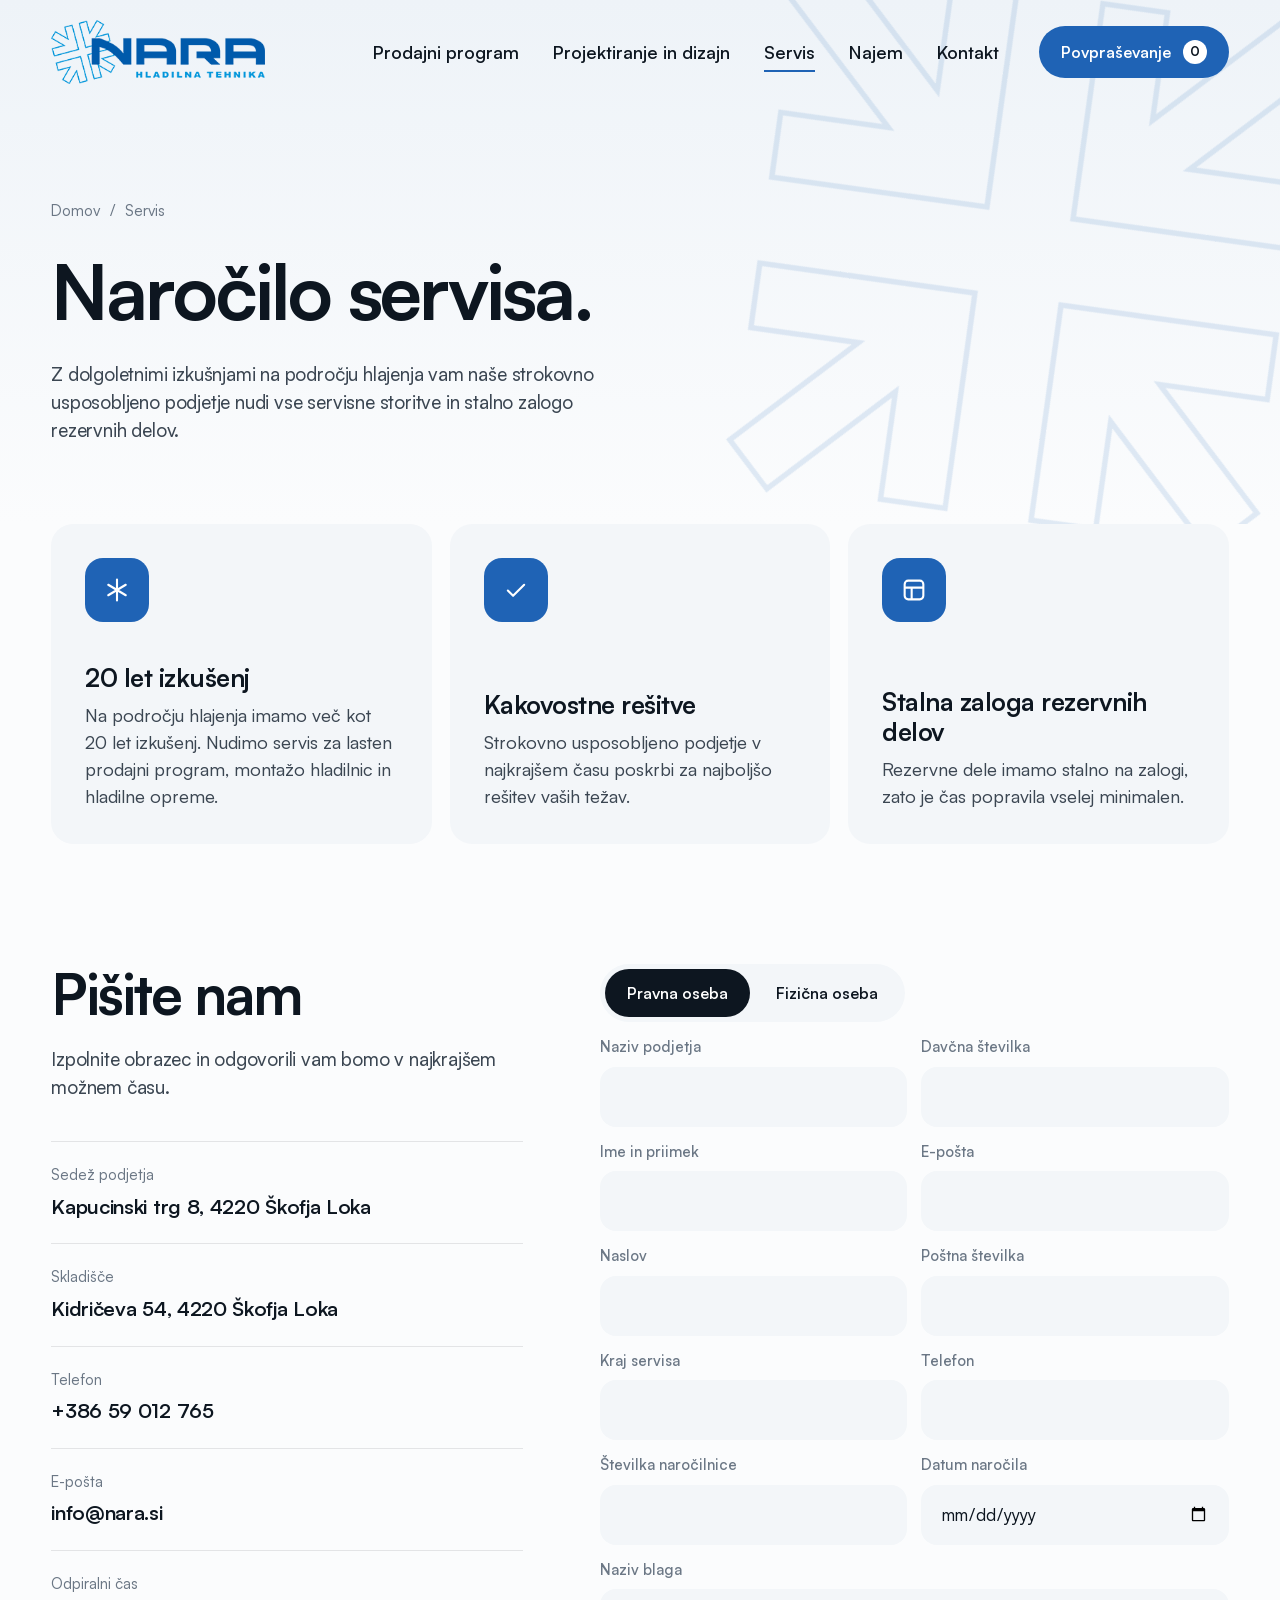
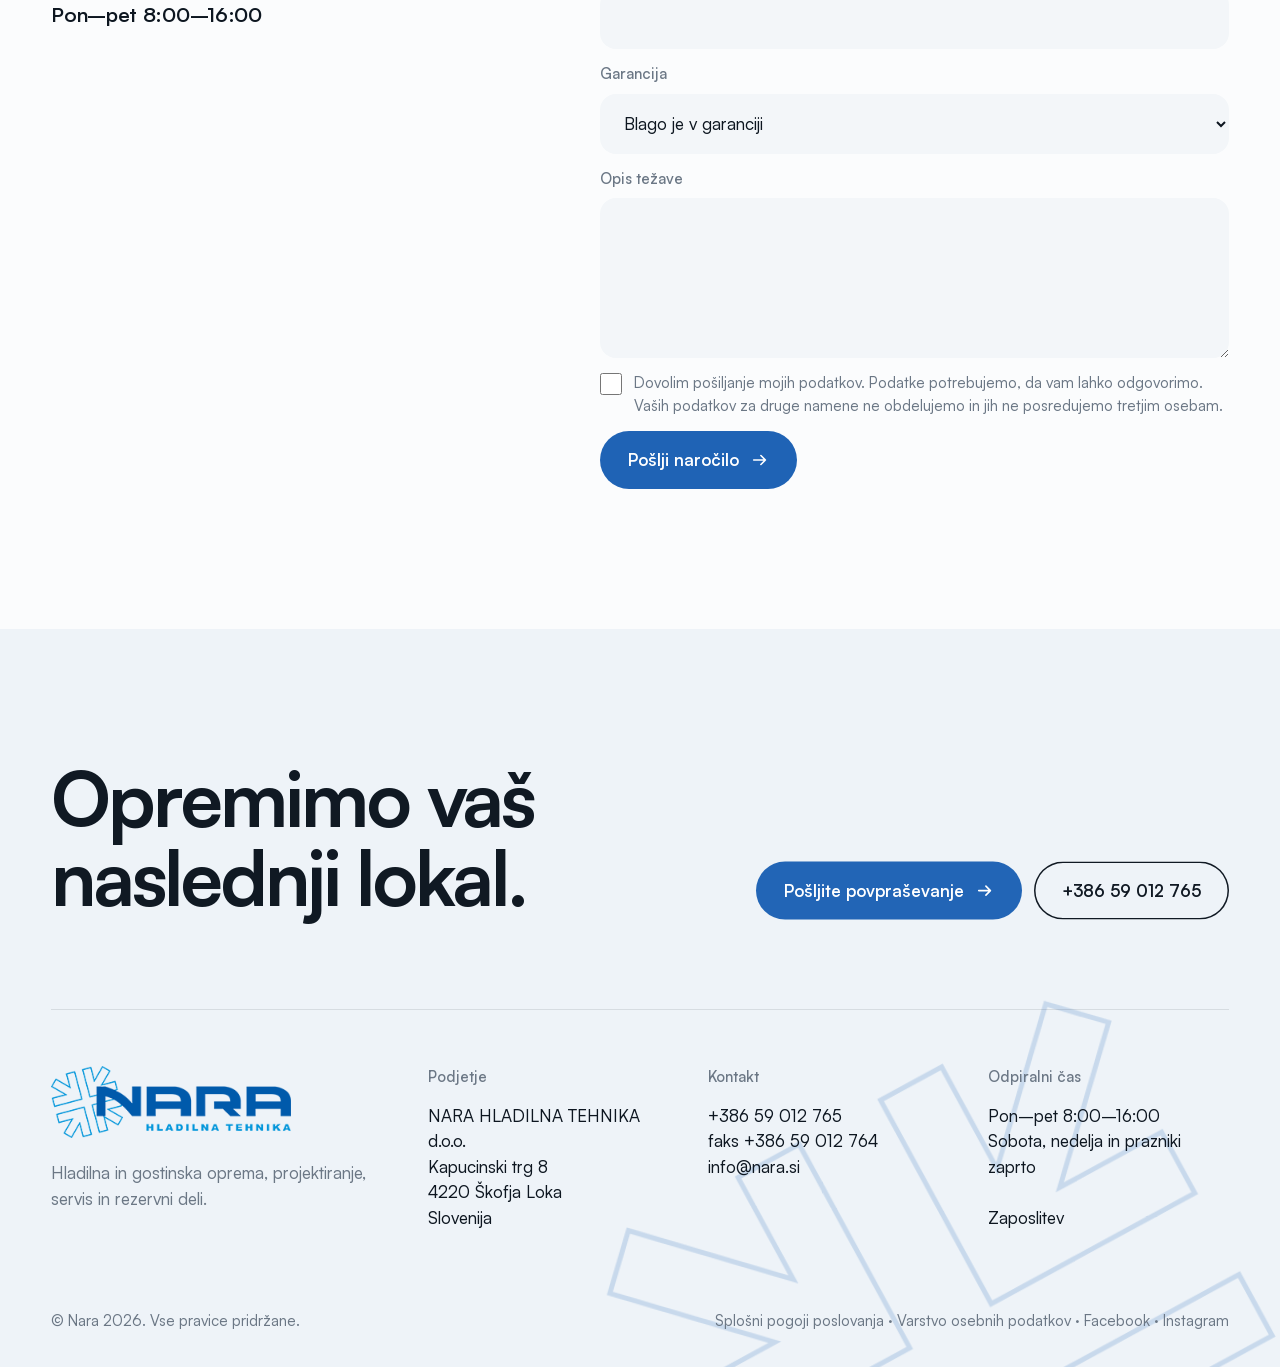
<file: servis.html>
<!doctype html>
<html lang="sl" class="no-js">
<head>
<meta charset="utf-8">
<meta name="viewport" content="width=device-width,initial-scale=1">
<title>Naročilo servisa · Nara</title>
<meta name="description" content="Servis hladilne opreme, montaža hladilnic in stalna zaloga rezervnih delov.">
<link rel="icon" href="assets/brand/cropped-nara-icon-old-270x270.png">
<link rel="preload" href="assets/fonts/Satoshi-Variable.woff2" as="font" type="font/woff2" crossorigin>
<link rel="stylesheet" href="assets/css/site.css">
</head>
<body data-page="servis">
<main>
<section class="page-hero"><div class="bgflake-wrap"></div><div class="wrap" style="position:relative">
<div class="crumbs"><a href="index.html">Domov</a>/<span>Servis</span></div>
<h1 class="h1">Naročilo servisa.</h1><p class="lead">Z dolgoletnimi izkušnjami na področju hlajenja vam naše strokovno usposobljeno podjetje nudi vse servisne storitve in stalno zalogo rezervnih delov.</p></div></section><section class="wrap values">
<div class="value rv"><span class="ic"><svg width="28" height="28" viewBox="0 0 24 24" fill="none"><path d="M12 3v18M4.5 7.5l15 9M19.5 7.5l-15 9" stroke="currentColor" stroke-width="1.8" stroke-linecap="round"/></svg></span><div><h3 class="h3">20 let izkušenj</h3><p>Na področju hlajenja imamo več kot 20 let izkušenj. Nudimo servis za lasten prodajni program, montažo hladilnic in hladilne opreme.</p></div></div>
<div class="value rv"><span class="ic"><svg width="28" height="28" viewBox="0 0 24 24" fill="none"><path d="m5 12.5 4.5 4.5L19 7.5" stroke="currentColor" stroke-width="1.8" stroke-linecap="round" stroke-linejoin="round"/></svg></span><div><h3 class="h3">Kakovostne rešitve</h3><p>Strokovno usposobljeno podjetje v najkrajšem času poskrbi za najboljšo rešitev vaših težav.</p></div></div>
<div class="value rv"><span class="ic"><svg width="28" height="28" viewBox="0 0 24 24" fill="none"><rect x="4" y="4" width="16" height="16" rx="3" stroke="currentColor" stroke-width="1.8"/><path d="M4 10h16M10 10v10" stroke="currentColor" stroke-width="1.8"/></svg></span><div><h3 class="h3">Stalna zaloga rezervnih delov</h3><p>Rezervne dele imamo stalno na zalogi, zato je čas popravila vselej minimalen.</p></div></div></section>
<section class="wrap form-wrap"><div><h2 class="h2">Pišite nam</h2><p class="lead" style="margin-top:20px;color:#3b4652">Izpolnite obrazec in odgovorili vam bomo v najkrajšem možnem času.</p><div class="info-list">
<div><span>Sedež podjetja</span><b>Kapucinski trg 8, 4220 Škofja Loka</b></div>
<div><span>Skladišče</span><b>Kidričeva 54, 4220 Škofja Loka</b></div>
<div><span>Telefon</span><b><a href="tel:+38659012765">+386 59 012 765</a></b></div>
<div><span>E-pošta</span><b><a href="mailto:info@nara.si">info@nara.si</a></b></div>
<div><span>Odpiralni čas</span><b>Pon–pet 8:00–16:00</b></div></div></div>
<div><form class="form" novalidate><div class="full"><div class="seg"><button type="button" class="on" data-v="pravna">Pravna oseba</button><button type="button" data-v="fizicna">Fizična oseba</button></div></div>
<div class="field" data-legal><label>Naziv podjetja</label><input name="podjetje"></div>
<div class="field" data-legal><label>Davčna številka</label><input name="ddv"></div><div class="field"><label>Ime in priimek</label><input name="ime" type="text" required></div><div class="field"><label>E-pošta</label><input name="email" type="email" required></div><div class="field"><label>Naslov</label><input name="naslov" type="text" required></div><div class="field"><label>Poštna številka</label><input name="posta" type="text" required></div><div class="field"><label>Kraj servisa</label><input name="kraj" type="text" required></div><div class="field"><label>Telefon</label><input name="tel" type="tel" required></div><div class="field"><label>Številka naročilnice</label><input name="narocilnica" type="text"></div><div class="field"><label>Datum naročila</label><input name="datum" type="date"></div><div class="field full"><label>Naziv blaga</label><input name="blago" type="text" required></div>
<div class="field full"><label>Garancija</label><select name="garancija"><option>Blago je v garanciji</option><option>Blago ni v garanciji</option></select></div>
<div class="field full"><label>Opis težave</label><textarea name="komentar"></textarea></div><label class="check full"><input type="checkbox" required> Dovolim pošiljanje mojih podatkov. Podatke potrebujemo, da vam lahko odgovorimo. Vaših podatkov za druge namene ne obdelujemo in jih ne posredujemo tretjim osebam.</label><div class="full"><button class="btn blue-b" type="submit">Pošlji naročilo <svg class="arr" viewBox="0 0 20 20" fill="none"><path d="M3 10h13m-5-5 5 5-5 5" stroke="currentColor" stroke-width="1.8" stroke-linecap="round" stroke-linejoin="round"/></svg></button></div></form>
<div class="sent"><b>Hvala, naročilo smo prejeli.</b><br>Serviser vas bo kontaktiral v najkrajšem možnem času.</div></div></section>
</main>
<script src="assets/vendor/gsap.min.js"></script>
<script src="assets/vendor/ScrollTrigger.min.js"></script>
<script src="assets/vendor/lenis.min.js"></script>
<script src="assets/js/data.js"></script>
<script src="assets/js/site.js"></script>
<script src="assets/js/pages.js"></script>
</body>
</html>
</file>
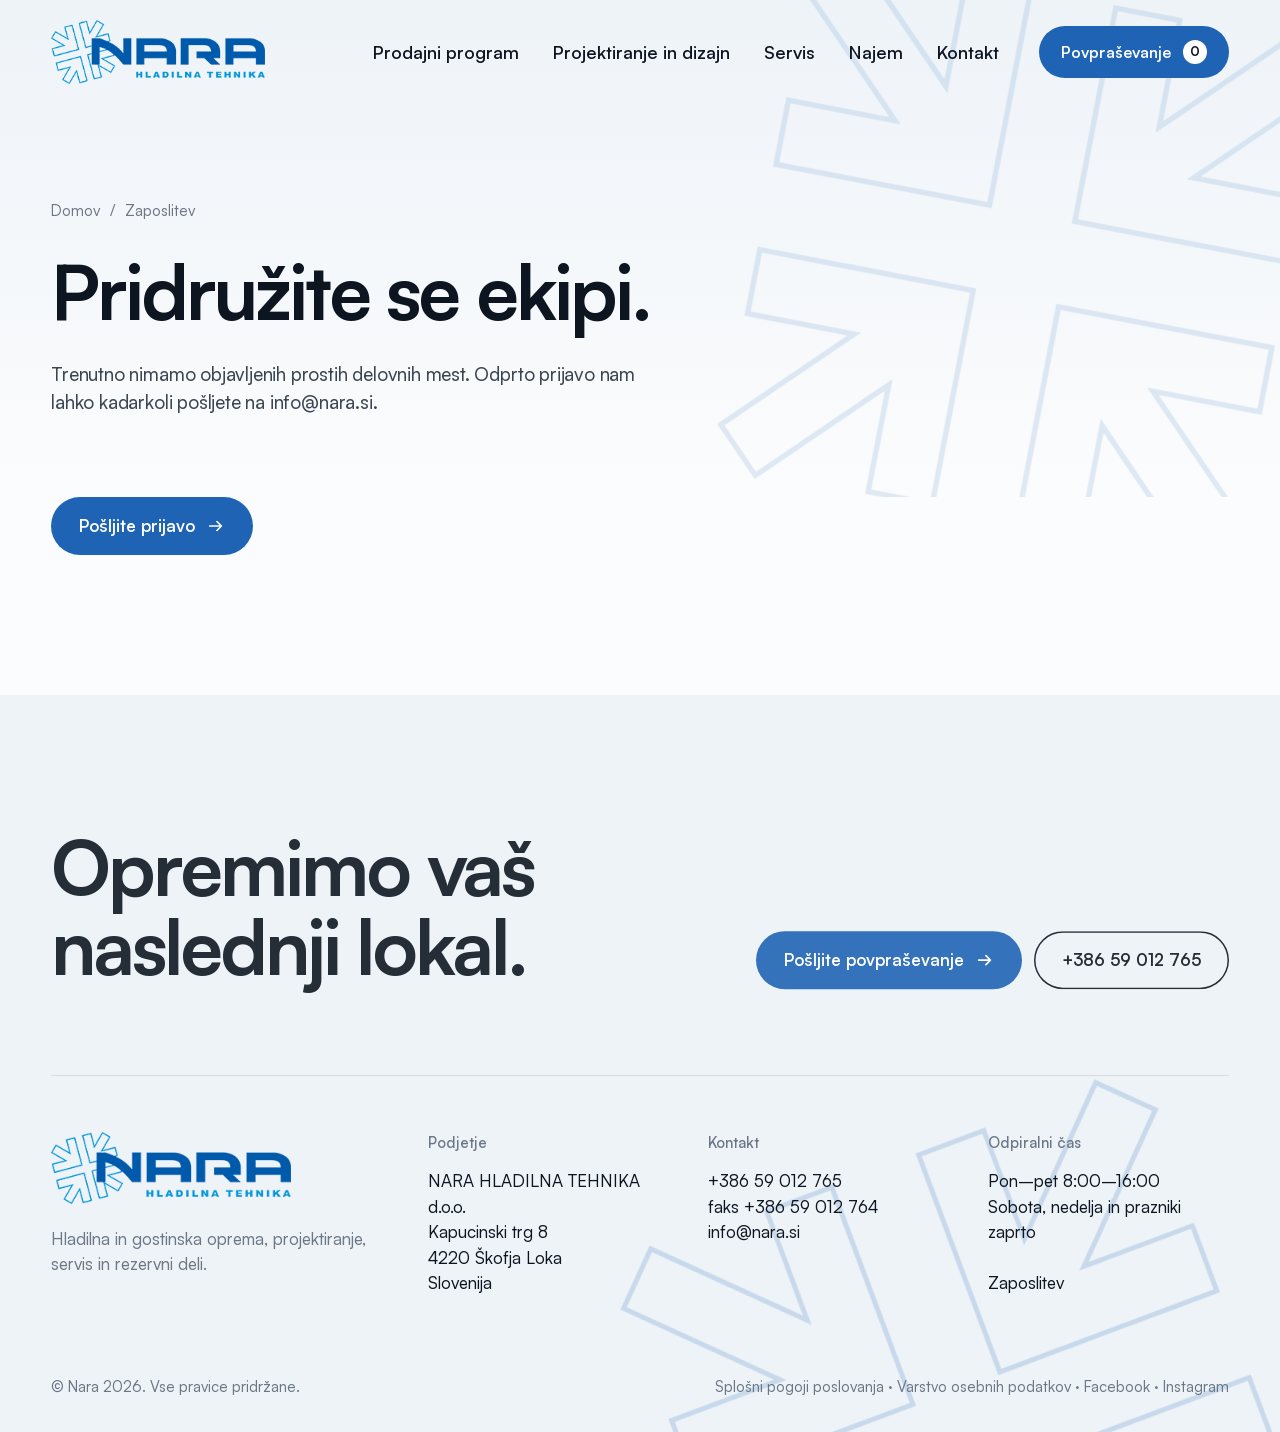
<file: zaposlitev.html>
<!doctype html>
<html lang="sl" class="no-js">
<head>
<meta charset="utf-8">
<meta name="viewport" content="width=device-width,initial-scale=1">
<title>Zaposlitev · Nara</title>
<meta name="description" content="Zaposlitev pri Nara hladilna tehnika.">
<link rel="icon" href="assets/brand/cropped-nara-icon-old-270x270.png">
<link rel="preload" href="assets/fonts/Satoshi-Variable.woff2" as="font" type="font/woff2" crossorigin>
<link rel="stylesheet" href="assets/css/site.css">
</head>
<body data-page="zaposlitev">
<main>
<section class="page-hero"><div class="bgflake-wrap"></div><div class="wrap" style="position:relative">
<div class="crumbs"><a href="index.html">Domov</a>/<span>Zaposlitev</span></div>
<h1 class="h1">Pridružite se ekipi.</h1><p class="lead">Trenutno nimamo objavljenih prostih delovnih mest. Odprto prijavo nam lahko kadarkoli pošljete na info@nara.si.</p></div></section><section class="wrap" style="padding-bottom:140px"><a class="btn blue-b" href="mailto:info@nara.si?subject=Zaposlitev">Pošljite prijavo <svg class="arr" viewBox="0 0 20 20" fill="none"><path d="M3 10h13m-5-5 5 5-5 5" stroke="currentColor" stroke-width="1.8" stroke-linecap="round" stroke-linejoin="round"/></svg></a></section>
</main>
<script src="assets/vendor/gsap.min.js"></script>
<script src="assets/vendor/ScrollTrigger.min.js"></script>
<script src="assets/vendor/lenis.min.js"></script>
<script src="assets/js/data.js"></script>
<script src="assets/js/site.js"></script>
<script src="assets/js/pages.js"></script>
</body>
</html>
</file>
<file: assets/css/site.css>
@font-face{font-family:"Satoshi";src:url(../fonts/Satoshi-Variable.woff2) format("woff2");font-weight:300 900;font-display:swap}

:root{
  --blue:#1f63b5;
  --blue-deep:#0f3f7d;
  --ice:#eef3f8;
  --ice-2:#e3ebf3;
  --card:#f3f6f9;
  --ink:#0d1620;
  --gray:#6b7785;
  --line:rgba(13,22,32,.1);
  --bg:#fbfcfd;
  --pad:clamp(20px,4vw,72px);
  --r:22px;
  --ease:cubic-bezier(.2,.7,.1,1);
}
*{box-sizing:border-box;margin:0;padding:0}
html{-webkit-text-size-adjust:100%}
html.lenis,html.lenis body{height:auto}
.lenis.lenis-smooth{scroll-behavior:auto!important}
body{font-family:"Satoshi",system-ui,sans-serif;font-weight:440;color:var(--ink);background:var(--bg);font-size:18px;line-height:1.5;-webkit-font-smoothing:antialiased;overflow-x:hidden}
img,video,svg{display:block;max-width:100%}
a{color:inherit;text-decoration:none}
button,input,select,textarea{font:inherit;color:inherit}
button{cursor:pointer;background:none;border:0}
::selection{background:var(--blue);color:#fff}

.wrap{padding-left:var(--pad);padding-right:var(--pad)}
.muted{color:var(--gray)}
.blue{color:var(--blue)}

/* type */
.h-display{font-weight:720;font-size:clamp(52px,8.4vw,176px);line-height:1.02;letter-spacing:-.045em;padding-bottom:.06em}
.h1{font-weight:700;font-size:clamp(44px,6vw,120px);line-height:1.03;letter-spacing:-.04em;padding-bottom:.05em}
.h2{font-weight:700;font-size:clamp(36px,4.4vw,88px);line-height:1.05;letter-spacing:-.035em;padding-bottom:.05em}
.h3{font-weight:650;font-size:clamp(24px,2vw,38px);line-height:1.15;letter-spacing:-.02em}
.lead{font-size:clamp(19px,1.45vw,26px);line-height:1.45;letter-spacing:-.01em;font-weight:460}
.gray{color:#a3adb8}

/* buttons */
.btn{display:inline-flex;align-items:center;gap:12px;height:58px;padding:0 28px;border-radius:99px;background:var(--ink);color:#fff;font-weight:620;font-size:17px;transition:background .3s,transform .3s var(--ease)}
.btn:hover{background:var(--blue)}
.btn.blue-b{background:var(--blue)}
.btn.blue-b:hover{background:var(--blue-deep)}
.btn.light{background:#fff;color:var(--ink)}
.btn.light:hover{background:var(--ice)}
.btn.ghost{background:transparent;color:var(--ink);box-shadow:inset 0 0 0 1.5px var(--ink)}
.btn.ghost:hover{background:var(--ink);color:#fff}
.btn .arr{width:18px;height:18px;transition:transform .35s var(--ease)}
.btn:hover .arr{transform:translateX(4px)}

/* header */
.hdr{position:fixed;inset:0 0 auto 0;z-index:50;transition:transform .5s var(--ease),background .4s,box-shadow .4s}
.hdr-in{display:flex;align-items:center;gap:40px;height:104px}
.hdr.scrolled{background:rgba(251,252,253,.86);backdrop-filter:blur(18px) saturate(1.4);-webkit-backdrop-filter:blur(18px) saturate(1.4)}
.hdr.scrolled .hdr-in{height:86px}
.hdr.hide{transform:translateY(-100%)}
.logo img{height:64px;width:auto;transition:height .4s var(--ease)}
.hdr.scrolled .logo img{height:54px}
.nav{display:flex;gap:34px;margin-left:auto;font-size:18px;font-weight:560}
.nav a,.nav button{position:relative;padding:8px 0;font-weight:560}
.nav a::after,.nav button::after{content:"";position:absolute;left:0;right:0;bottom:2px;height:2px;background:var(--blue);transform:scaleX(0);transform-origin:right;transition:transform .4s var(--ease)}
.nav a:hover::after,.nav button:hover::after,.nav .on::after,.nav button[aria-expanded=true]::after{transform:scaleX(1);transform-origin:left}
.hdr-cta{display:flex;align-items:center;gap:14px}
.hdr-cta .btn{height:52px;padding:0 22px;font-size:16px}
.qcount{display:inline-grid;place-items:center;min-width:24px;height:24px;border-radius:99px;background:#fff;color:var(--ink);font-size:13px;font-weight:700;padding:0 6px}
.burger{display:none;width:52px;height:52px;border-radius:99px;background:var(--ink);place-items:center}
.burger span{display:block;width:20px;height:2px;background:#fff;box-shadow:0 6px 0 #fff,0 -6px 0 #fff}

/* mega */
.mega{position:fixed;left:0;right:0;top:0;z-index:45;background:#fff;padding-top:120px;padding-bottom:48px;clip-path:inset(0 0 100% 0);transition:clip-path .6s var(--ease);box-shadow:0 30px 80px rgba(13,22,32,.08)}
.mega.open{clip-path:inset(0 0 0 0)}
.mega-grid{display:grid;grid-template-columns:1fr 1fr 1fr 1.1fr;gap:12px 48px;align-items:start}
.mega-col a{display:flex;justify-content:space-between;gap:12px;padding:11px 0;font-size:19px;font-weight:540;border-bottom:1px solid var(--line);transition:color .25s,padding .35s var(--ease)}
.mega-col a span{color:#a3adb8;font-weight:500;font-size:15px;padding-top:3px}
.mega-col a:hover{color:var(--blue);padding-left:8px}
.mega-feat{grid-row:span 1;background:var(--card);border-radius:var(--r);aspect-ratio:1/1.05;position:relative;overflow:hidden;display:flex;flex-direction:column;justify-content:space-between;padding:28px}
.mega-feat img{position:absolute;inset:12% 10% 18%;width:80%;height:70%;object-fit:contain;mix-blend-mode:multiply;transition:opacity .35s}
.mega-feat .t{position:relative;font-size:26px;font-weight:680;letter-spacing:-.02em;line-height:1.15}
.mega-feat .b{position:relative;align-self:flex-start}
.mega-scrim{position:fixed;inset:0;z-index:44;background:rgba(13,22,32,.25);opacity:0;pointer-events:none;transition:opacity .5s}
.mega-scrim.open{opacity:1;pointer-events:auto}

/* mobile menu */
.mnav{position:fixed;inset:0;z-index:60;background:var(--ink);color:#fff;padding:28px var(--pad);display:flex;flex-direction:column;transform:translateY(-100%);transition:transform .6s var(--ease);overflow:auto}
.mnav.open{transform:none}
.mnav .top{display:flex;justify-content:space-between;align-items:center;margin-bottom:40px}
.mnav .x{width:52px;height:52px;border-radius:99px;background:#fff;color:var(--ink);font-size:26px}
.mnav a.big{font-size:40px;font-weight:680;letter-spacing:-.03em;padding:6px 0}
.mnav .sub{display:grid;gap:4px;margin:8px 0 18px;padding-left:2px}
.mnav .sub a{color:#a9b6c4;font-size:18px}
.mnav .logo-box{background:#fff;border-radius:14px;padding:10px 14px}
.mnav .logo-box img{height:40px}

/* loader */
.loader{position:fixed;inset:0;z-index:100;background:var(--bg);display:grid;place-items:center}
.loader svg{width:min(28vw,180px);height:auto}
.loader .flake path{fill:none;stroke:var(--blue);stroke-width:2.4;stroke-linejoin:round}
.loader img{position:absolute;height:72px;opacity:0}
.no-js .loader,.reduced .loader{display:none}

/* hero */
.hero{position:relative;min-height:100svh;padding-top:140px;padding-bottom:40px;display:flex;flex-direction:column;overflow:hidden;background:radial-gradient(120% 90% at 70% 40%,#fff 0%,var(--ice) 55%,var(--ice-2) 100%)}
.hero-flake{position:absolute;right:-12vw;top:50%;width:min(92vw,1300px);aspect-ratio:1;translate:0 -50%;pointer-events:none;opacity:.9}
.hero-flake path{fill:none;stroke:rgba(31,99,181,.11);stroke-width:1.4}
#frost{position:absolute;inset:0;width:100%;height:100%;pointer-events:none}
.hero-grid{position:relative;flex:1;display:grid;grid-template-columns:minmax(0,1.15fr) minmax(0,1fr);align-items:center;gap:4vw}
.hero h1 .w{display:inline-block;overflow:hidden;vertical-align:top;padding-bottom:.08em;margin-bottom:-.08em;padding-top:.1em;margin-top:-.1em}
.hero h1 .w>span{display:inline-block}
.hero .lead{max-width:34ch;margin-top:36px;color:#3b4652}
.hero-actions{display:flex;flex-wrap:wrap;gap:12px;margin-top:40px}
.stage{mix-blend-mode:multiply;position:relative;aspect-ratio:1/1.02;width:100%;max-width:720px;justify-self:end}
.stage-disc{position:absolute;inset:6% 4% 2%;border-radius:50%;background:radial-gradient(circle at 50% 45%,#fff 0%,rgba(255,255,255,.7) 45%,rgba(255,255,255,0) 70%)}
.stage figure{position:absolute;inset:0;display:grid;place-items:center;opacity:0;visibility:hidden;mix-blend-mode:multiply}
.stage figure img{width:88%;height:88%;object-fit:contain;mix-blend-mode:multiply;filter:contrast(1.04)}
.stage figure.on{opacity:1;visibility:visible}
.stage-cap{position:absolute;left:0;right:0;bottom:-6px;display:flex;justify-content:space-between;align-items:end;gap:16px;font-size:16px}
.stage-cap b{font-size:22px;font-weight:680;letter-spacing:-.01em;display:block}
.stage-dots{display:flex;gap:6px}
.stage-dots i{width:28px;height:3px;border-radius:3px;background:rgba(13,22,32,.14);overflow:hidden;position:relative}
.stage-dots i::after{content:"";position:absolute;inset:0;background:var(--blue);transform:scaleX(0);transform-origin:left}
.stage-dots i.on::after{animation:dot 4.2s linear forwards}
.stage-dots i.done::after{transform:scaleX(1)}
@keyframes dot{to{transform:scaleX(1)}}
.hero-foot{position:relative;display:grid;grid-template-columns:repeat(4,1fr);gap:24px;margin-top:48px;padding-top:28px;border-top:1px solid var(--line)}
.hero-foot div{font-size:16px;color:var(--gray)}
.hero-foot b{display:block;color:var(--ink);font-size:clamp(26px,2.2vw,40px);font-weight:700;letter-spacing:-.03em;line-height:1.1}

/* statement */
.statement{padding:clamp(120px,16vw,260px) 0}
.statement p{font-size:clamp(34px,4.3vw,84px);font-weight:640;line-height:1.1;letter-spacing:-.035em;max-width:22ch}
.statement p .word{color:#c9d1da;transition:color .2s}
.statement p .word.lit{color:var(--ink)}
.statement p .word.b.lit{color:var(--blue)}
.statement .row{display:flex;justify-content:space-between;align-items:end;gap:40px;flex-wrap:wrap}

/* category rail */
.rail-sec{position:relative;overflow:hidden;min-height:100svh;display:flex;flex-direction:column;justify-content:center;padding:110px 0 40px}
.rail-head{display:flex;justify-content:space-between;align-items:end;gap:32px;margin-bottom:48px;flex-wrap:wrap}
.rail{display:flex;gap:18px;width:max-content;padding-right:var(--pad)}
.cat-card{position:relative;flex:0 0 auto;width:clamp(300px,26vw,480px);aspect-ratio:4/5;border-radius:var(--r);background:var(--card);overflow:hidden;display:flex;flex-direction:column;justify-content:space-between;padding:28px;transition:background .5s}
.cat-card:hover{background:var(--ice-2)}
.cat-card .t{position:relative;z-index:2;font-size:clamp(24px,1.8vw,32px);font-weight:680;letter-spacing:-.025em;line-height:1.12;max-width:14ch}
.cat-card .k{position:relative;z-index:2;display:flex;justify-content:space-between;align-items:center;font-size:16px;color:var(--gray)}
.cat-card .go{width:48px;height:48px;border-radius:99px;background:#fff;display:grid;place-items:center;transition:background .3s,color .3s,transform .5s var(--ease)}
.cat-card:hover .go{background:var(--blue);color:#fff;transform:rotate(-45deg)}
.cat-card .im{position:absolute;inset:16% 8% 14%;overflow:hidden}
.cat-card .im img{width:100%;height:100%;object-fit:contain;mix-blend-mode:multiply;transition:transform 1s var(--ease)}
.cat-card:hover .im img{transform:scale(1.06)}
.rail-progress{height:3px;background:var(--line);margin-top:40px;border-radius:3px;overflow:hidden}
.rail-progress i{display:block;height:100%;background:var(--blue);transform:scaleX(0);transform-origin:left}

/* sectors (tabs) */
.sectors{padding:clamp(110px,12vw,200px) 0}
.tabs{display:flex;gap:8px;flex-wrap:wrap;margin:40px 0 44px}
.tab{height:52px;padding:0 24px;border-radius:99px;background:var(--card);font-weight:600;font-size:17px;transition:background .3s,color .3s}
.tab:hover{background:var(--ice-2)}
.tab.on{background:var(--ink);color:#fff}
.sector-panel{display:grid;grid-template-columns:minmax(0,.9fr) minmax(0,2fr);gap:18px}
.sector-intro{background:var(--blue);color:#fff;border-radius:var(--r);padding:36px;display:flex;flex-direction:column;justify-content:space-between;min-height:520px;position:relative;overflow:hidden}
.sector-intro .h3{max-width:16ch}
.sector-intro p{color:#d4e3f5;font-size:18px;max-width:34ch}
.sector-intro svg{position:absolute;right:-30%;bottom:-30%;width:90%;opacity:.25}
.sector-intro svg path{fill:none;stroke:#fff;stroke-width:2}
.sector-intro .btn{position:relative;align-self:flex-start}
.p-grid{display:grid;grid-template-columns:repeat(3,minmax(0,1fr));gap:18px}

/* product card */
.pcard{position:relative;display:flex;flex-direction:column;border-radius:var(--r);background:var(--card);overflow:hidden;transition:background .4s}
.pcard:hover{background:var(--ice-2)}
.pcard .im{aspect-ratio:1/1;display:grid;place-items:center;padding:8%}
.pcard .im img{width:100%;height:100%;object-fit:contain;mix-blend-mode:multiply;transition:transform .9s var(--ease)}
.pcard:hover .im img{transform:scale(1.05)}
.pcard .meta{padding:0 22px 22px;display:flex;justify-content:space-between;align-items:end;gap:12px}
.pcard .n{font-size:19px;font-weight:660;letter-spacing:-.015em;line-height:1.2}
.pcard .c{font-size:15px;color:var(--gray);margin-top:4px}
.addq{flex:0 0 auto;width:46px;height:46px;border-radius:99px;background:#fff;display:grid;place-items:center;transition:background .3s,color .3s;position:relative;z-index:2}
.addq:hover{background:var(--blue);color:#fff}
.addq.in{background:var(--blue);color:#fff}
.pcard>a.cover{position:absolute;inset:0;z-index:1}

/* services */
.services{background:var(--blue);color:#fff;padding:clamp(110px,12vw,200px) 0 clamp(80px,8vw,140px);position:relative;overflow:hidden}
.services .h2{max-width:14ch}
.svc-list{margin-top:72px;border-top:1px solid rgba(255,255,255,.22)}
.svc{display:grid;grid-template-columns:minmax(0,1.2fr) minmax(0,1fr) 64px;gap:40px;align-items:center;padding:38px 0;border-bottom:1px solid rgba(255,255,255,.22);position:relative}
.svc .t{font-size:clamp(30px,3.4vw,64px);font-weight:680;letter-spacing:-.035em;line-height:1.05;transition:transform .6s var(--ease)}
.svc p{color:#cfe0f4;font-size:18px;max-width:46ch}
.svc .go{width:64px;height:64px;border-radius:99px;background:rgba(255,255,255,.12);display:grid;place-items:center;transition:background .3s,color .3s}
.svc:hover .t{transform:translateX(18px)}
.svc:hover .go{background:#fff;color:var(--blue)}
.svc-float{position:fixed;left:0;top:0;width:300px;aspect-ratio:1;border-radius:26px;background:#fff;pointer-events:none;z-index:30;opacity:0;scale:.6;overflow:hidden;display:grid;place-items:center}
.svc-float img{width:84%;height:84%;object-fit:contain;mix-blend-mode:multiply;position:absolute;opacity:0;transition:opacity .25s}
.svc-float img.on{opacity:1}
.services .bigflake{position:absolute;left:-18vw;bottom:-28vw;width:70vw;opacity:.12;pointer-events:none}
.services .bigflake path{fill:none;stroke:#fff;stroke-width:1.4}

/* projektiranje */
.plan{padding:clamp(120px,13vw,220px) 0;display:grid;grid-template-columns:minmax(0,1fr) minmax(0,1fr);gap:6vw;align-items:start}
.plan-img{position:sticky;top:120px;background:#fff;border-radius:var(--r);aspect-ratio:1/1.05;display:grid;place-items:center;overflow:hidden}
.plan-img img{width:82%;height:auto;clip-path:inset(0 0 100% 0)}
.plan-img .scan{position:absolute;left:0;right:0;height:2px;background:var(--blue);top:0;opacity:.6}
.steps{margin-top:56px;display:grid}
.step{display:grid;grid-template-columns:56px 1fr;gap:20px;padding:26px 0;border-top:1px solid var(--line);color:#a3adb8;transition:color .4s}
.step.on{color:var(--ink)}
.step .dot{width:40px;height:40px;border-radius:99px;background:var(--card);display:grid;place-items:center;transition:background .4s,color .4s}
.step.on .dot{background:var(--blue);color:#fff}
.step .t{font-size:clamp(22px,1.7vw,30px);font-weight:640;letter-spacing:-.02em;line-height:1.2}
.haccp{margin-top:40px;padding:28px;border-radius:var(--r);background:var(--ice);font-size:18px;color:#3b4652}

/* stats */
.stats{display:grid;grid-template-columns:repeat(4,minmax(0,1fr));gap:18px;padding-bottom:clamp(110px,12vw,200px)}
.stat{background:var(--card);border-radius:var(--r);padding:32px;min-height:340px;display:flex;flex-direction:column;justify-content:space-between}
.stat b{font-size:clamp(64px,6.4vw,132px);font-weight:720;letter-spacing:-.05em;line-height:1;padding-bottom:.04em}
.stat b small{font-size:.45em;letter-spacing:-.02em}
.stat p{font-size:18px;color:#3b4652;max-width:26ch}
.stat.dark{background:var(--ink);color:#fff}
.stat.dark p{color:#b8c3cf}

/* rent */
.rent{display:grid;grid-template-columns:minmax(0,1.3fr) minmax(0,1fr);gap:18px;padding-bottom:clamp(110px,12vw,200px)}
.rent-card{position:relative;border-radius:var(--r);overflow:hidden;min-height:620px;padding:40px;display:flex;flex-direction:column;justify-content:space-between}
.rent-card.a{background:linear-gradient(160deg,#dfe9f4 0%,#c9d9eb 100%)}
.rent-card.b{background:var(--ink);color:#fff}
.rent-card .im{mix-blend-mode:multiply;position:absolute;right:-4%;bottom:0;height:88%;width:62%;display:flex;align-items:end;justify-content:center}
.rent-card .im img{height:100%;width:auto;object-fit:contain;mix-blend-mode:multiply}
.rent-card .h2{position:relative;max-width:11ch}
.rent-card p{position:relative;max-width:30ch;font-size:19px}
.rent-card.a p{color:#2f3c4a}
.rent-card.b p{color:#b8c3cf}
.big36{font-size:clamp(160px,17vw,340px);font-weight:760;letter-spacing:-.06em;line-height:.9;color:var(--blue);padding-bottom:.04em}
.rent-card .btn{position:relative;align-self:flex-start}

/* service band */
.svc-band{position:relative;border-radius:var(--r);overflow:hidden;background:var(--ice);display:grid;grid-template-columns:minmax(0,1fr) minmax(0,1fr);gap:40px;padding:clamp(36px,5vw,88px);margin-bottom:clamp(110px,12vw,200px)}
.svc-band ul{list-style:none;display:grid;gap:0;align-self:end}
.svc-band li{padding:24px 0;border-top:1px solid var(--line)}
.svc-band li b{display:block;font-size:24px;font-weight:660;letter-spacing:-.02em}
.svc-band li span{color:var(--gray);font-size:17px}

/* footer */
.ftr{position:relative;overflow:hidden;background:var(--ice);padding-top:clamp(100px,10vw,180px)}
.ftr-cta{display:flex;justify-content:space-between;align-items:end;gap:40px;flex-wrap:wrap;padding-bottom:90px}
.ftr-cta .h1{max-width:12ch}
.ftr-grid{display:grid;grid-template-columns:1.4fr 1fr 1fr 1fr;gap:40px;padding:56px 0;border-top:1px solid var(--line);font-size:17px;position:relative;z-index:2}
.ftr-grid h4{font-size:15px;color:var(--gray);font-weight:540;margin-bottom:14px}
.ftr-grid a:hover{color:var(--blue)}
.ftr-grid .logo img{height:72px}
.ftr-bottom{display:flex;justify-content:space-between;gap:20px;flex-wrap:wrap;padding:24px 0 34px;font-size:15px;color:var(--gray);position:relative;z-index:2}
.ftr-flake{position:absolute;right:-8vw;bottom:-32vw;width:64vw;pointer-events:none}
.ftr-flake path{fill:none;stroke:rgba(31,99,181,.18);stroke-width:1.2}

/* inner pages */
.page-hero{padding-top:200px;padding-bottom:80px;background:linear-gradient(180deg,var(--ice) 0%,var(--bg) 100%);position:relative;overflow:hidden}
.page-hero .h1{max-width:16ch}
.page-hero .lead{max-width:46ch;margin-top:28px;color:#3b4652}
.crumbs{display:flex;gap:10px;font-size:15px;color:var(--gray);margin-bottom:28px;flex-wrap:wrap}
.crumbs a:hover{color:var(--blue)}
.page-hero .bgflake{position:absolute;right:-10vw;top:-10vw;width:60vw;pointer-events:none}
.page-hero .bgflake path{fill:none;stroke:rgba(31,99,181,.12);stroke-width:1.4}

/* catalog */
.cat-layout{display:grid;grid-template-columns:300px minmax(0,1fr);gap:48px;padding-bottom:140px;align-items:start}
.side{position:sticky;top:110px;max-height:calc(100vh - 130px);overflow:auto;padding-right:6px;scrollbar-width:thin}
.side a{display:flex;justify-content:space-between;gap:10px;padding:9px 0;font-size:16.5px;font-weight:540;color:#3b4652;transition:color .2s}
.side a span{color:#a3adb8;font-size:14px;padding-top:2px}
.side a:hover,.side a.on{color:var(--blue)}
.side .subs{padding-left:14px;border-left:2px solid var(--ice-2);margin:2px 0 8px}
.side .subs a{font-size:15px;padding:6px 0;font-weight:500}
.cat-tools{display:flex;gap:16px;align-items:center;justify-content:space-between;margin-bottom:28px;flex-wrap:wrap}
.search{flex:1;max-width:520px;height:58px;border-radius:99px;background:var(--card);display:flex;align-items:center;gap:12px;padding:0 22px}
.search input{border:0;background:none;outline:none;flex:1;font-size:17px;min-width:0}
.cat-tools .count{color:var(--gray);font-size:16px}
.chips{display:flex;gap:8px;flex-wrap:wrap;margin-bottom:28px}
.chip{height:42px;padding:0 18px;border-radius:99px;background:var(--card);font-size:15px;font-weight:580}
.chip.on{background:var(--ink);color:#fff}
.cat-grid{display:grid;grid-template-columns:repeat(auto-fill,minmax(250px,1fr));gap:16px}
.empty{padding:80px 0;color:var(--gray);font-size:20px}
.cat-mobile-sel{display:none}

/* product page */
.prod{display:grid;grid-template-columns:minmax(0,1.1fr) minmax(0,1fr);gap:5vw;padding-top:150px;padding-bottom:120px;align-items:start}
.gallery{position:sticky;top:110px}
.g-main{aspect-ratio:1/1;background:var(--card);border-radius:var(--r);display:grid;place-items:center;overflow:hidden}
.g-main img{width:84%;height:84%;object-fit:contain;mix-blend-mode:multiply}
.g-thumbs{display:flex;gap:10px;margin-top:10px}
.g-thumbs button{width:96px;aspect-ratio:1;border-radius:14px;background:var(--card);padding:8px;opacity:.55;transition:opacity .3s}
.g-thumbs button.on,.g-thumbs button:hover{opacity:1}
.g-thumbs img{width:100%;height:100%;object-fit:contain;mix-blend-mode:multiply}
.prod-info .h1{font-size:clamp(44px,4.6vw,92px)}
.prod-info .cat{font-size:17px;color:var(--blue);font-weight:600;margin-bottom:16px;display:inline-block}
.prod-actions{display:flex;gap:12px;flex-wrap:wrap;margin:36px 0 48px}
.rich{font-size:18px;color:#2f3c4a;line-height:1.6}
.rich p{margin-bottom:14px}
.rich strong{color:var(--ink);font-weight:660}
.rich ul{margin:10px 0 22px;padding:0;list-style:none}
.rich li{padding:10px 0 10px 28px;border-top:1px solid var(--line);position:relative}
.rich li::before{content:"";position:absolute;left:4px;top:21px;width:8px;height:8px;border-radius:2px;background:var(--blue);rotate:45deg}
.rich table{width:100%;border-collapse:collapse;margin:16px 0;font-size:16px}
.rich td,.rich th{padding:10px 8px;border-top:1px solid var(--line);text-align:left;vertical-align:top}
.rich h4{font-size:20px;margin:22px 0 8px;color:var(--ink)}
.related{padding-bottom:140px}

/* forms */
.form-wrap{display:grid;grid-template-columns:minmax(0,.9fr) minmax(0,1.2fr);gap:6vw;padding-bottom:140px;align-items:start}
.form{display:grid;grid-template-columns:1fr 1fr;gap:14px}
.form .full{grid-column:1/-1}
.field{display:flex;flex-direction:column;gap:8px}
.field label{font-size:15px;color:var(--gray);font-weight:540}
.field input,.field select,.field textarea{height:60px;border-radius:16px;border:0;background:var(--card);padding:0 20px;font-size:17px;outline:none;transition:background .25s,box-shadow .25s}
.field textarea{height:160px;padding:18px 20px;resize:vertical}
.field input:focus,.field select:focus,.field textarea:focus{background:#fff;box-shadow:0 0 0 2px var(--blue)}
.seg{display:inline-flex;background:var(--card);border-radius:99px;padding:5px;gap:4px}
.seg button{height:48px;padding:0 22px;border-radius:99px;font-weight:600;font-size:16px;transition:background .3s,color .3s}
.seg button.on{background:var(--ink);color:#fff}
.check{display:flex;gap:12px;align-items:flex-start;font-size:15px;color:var(--gray)}
.check input{width:22px;height:22px;accent-color:var(--blue);flex:0 0 auto;margin-top:1px}
.sent{display:none;padding:28px;border-radius:var(--r);background:var(--ice);font-size:19px}
.form.done{display:none}
.form.done+.sent{display:block}
.qlist{display:grid;gap:10px;margin-bottom:28px}
.qitem{display:grid;grid-template-columns:72px 1fr auto;gap:16px;align-items:center;padding:10px;border-radius:18px;background:var(--card)}
.qitem img{width:72px;height:72px;object-fit:contain;mix-blend-mode:multiply}
.qitem b{font-weight:640}
.qitem button{width:40px;height:40px;border-radius:99px;background:#fff;font-size:20px}
.info-list{display:grid;gap:0;margin-top:40px}
.info-list div{padding:22px 0;border-top:1px solid var(--line)}
.info-list span{display:block;font-size:15px;color:var(--gray);margin-bottom:4px}
.info-list b{font-size:clamp(20px,1.6vw,26px);font-weight:620;letter-spacing:-.015em}

.values{display:grid;grid-template-columns:repeat(3,minmax(0,1fr));gap:18px;padding-bottom:120px}
.value{background:var(--card);border-radius:var(--r);padding:34px;min-height:320px;display:flex;flex-direction:column;justify-content:space-between}
.value .ic{width:64px;height:64px;border-radius:18px;background:var(--blue);display:grid;place-items:center;color:#fff}
.value p{color:#3b4652;margin-top:10px}

/* toast */
.toast{position:fixed;left:50%;bottom:28px;translate:-50% 140%;z-index:80;background:var(--ink);color:#fff;border-radius:99px;padding:14px 16px 14px 24px;display:flex;align-items:center;gap:16px;font-size:16px;transition:translate .5s var(--ease);box-shadow:0 20px 50px rgba(13,22,32,.25)}
.toast.show{translate:-50% 0}
.toast a{background:#fff;color:var(--ink);border-radius:99px;padding:8px 16px;font-weight:620}

/* reveal */
.rv{opacity:0;transform:translateY(40px)}
.reduced .rv,.no-js .rv{opacity:1;transform:none}

@media (max-width:1180px){
  .nav,.hdr-cta .tel{display:none}
  .burger{display:grid}
  .hdr-cta{margin-left:auto}
  .mega,.mega-scrim{display:none}
  .sector-panel{grid-template-columns:1fr}
  .sector-intro{min-height:340px}
  .stats{grid-template-columns:repeat(2,minmax(0,1fr))}
  .ftr-grid{grid-template-columns:1fr 1fr}
}
@media (max-width:900px){
  body{font-size:17px}
  .hdr-in{height:84px}
  .logo img{height:50px}
  .hdr.scrolled .logo img{height:46px}
  .hdr-cta .btn .lbl{display:none}
  .hero{padding-top:110px}
  .hero-grid{grid-template-columns:1fr;gap:24px}
  .stage{max-width:520px;justify-self:center;margin-bottom:40px}
  .hero-foot{grid-template-columns:1fr 1fr;row-gap:24px}
  .p-grid{grid-template-columns:repeat(2,minmax(0,1fr))}
  .svc{grid-template-columns:1fr 52px;gap:14px 20px}
  .svc p{grid-column:1/2;grid-row:2}
  .svc .go{grid-row:1/3;grid-column:2;width:52px;height:52px}
  .plan{grid-template-columns:1fr}
  .plan-img{position:relative;top:0}
  .rent{grid-template-columns:1fr}
  .rent-card{min-height:560px}
  .svc-band{grid-template-columns:1fr}
  .cat-layout{grid-template-columns:1fr}
  .side{display:none}
  .cat-mobile-sel{display:block;margin-bottom:16px}
  .cat-mobile-sel select{width:100%;height:58px;border-radius:99px;border:0;background:var(--card);padding:0 22px;font-size:17px}
  .prod{grid-template-columns:1fr;padding-top:120px}
  .gallery{position:relative;top:0}
  .form-wrap{grid-template-columns:1fr}
  .values{grid-template-columns:1fr}
}
@media (max-width:560px){
  .p-grid{grid-template-columns:1fr 1fr;gap:10px}
  .pcard .meta{padding:0 14px 14px;flex-direction:column;align-items:flex-start}
  .pcard .n{font-size:16px}
  .cat-grid{grid-template-columns:1fr 1fr;gap:10px}
  .stats{grid-template-columns:1fr}
  .stat{min-height:240px}
  .ftr-grid{grid-template-columns:1fr}
  .form{grid-template-columns:1fr}
  .rent-card{padding:28px;min-height:520px}
  .rent-card .im{width:70%;height:60%}
  .cat-card{width:78vw}
  .tab{height:46px;padding:0 18px;font-size:15px}
}
@media (prefers-reduced-motion:reduce){*{animation:none!important;transition:none!important}}

[hidden]{display:none!important}
.btn.in{background:var(--ink)}
@media (max-width:900px){.rail-sec{min-height:0;padding:40px 0 20px}}
@media (min-width:1800px){.stage{max-width:980px}.logo img{height:76px}}
</file>
